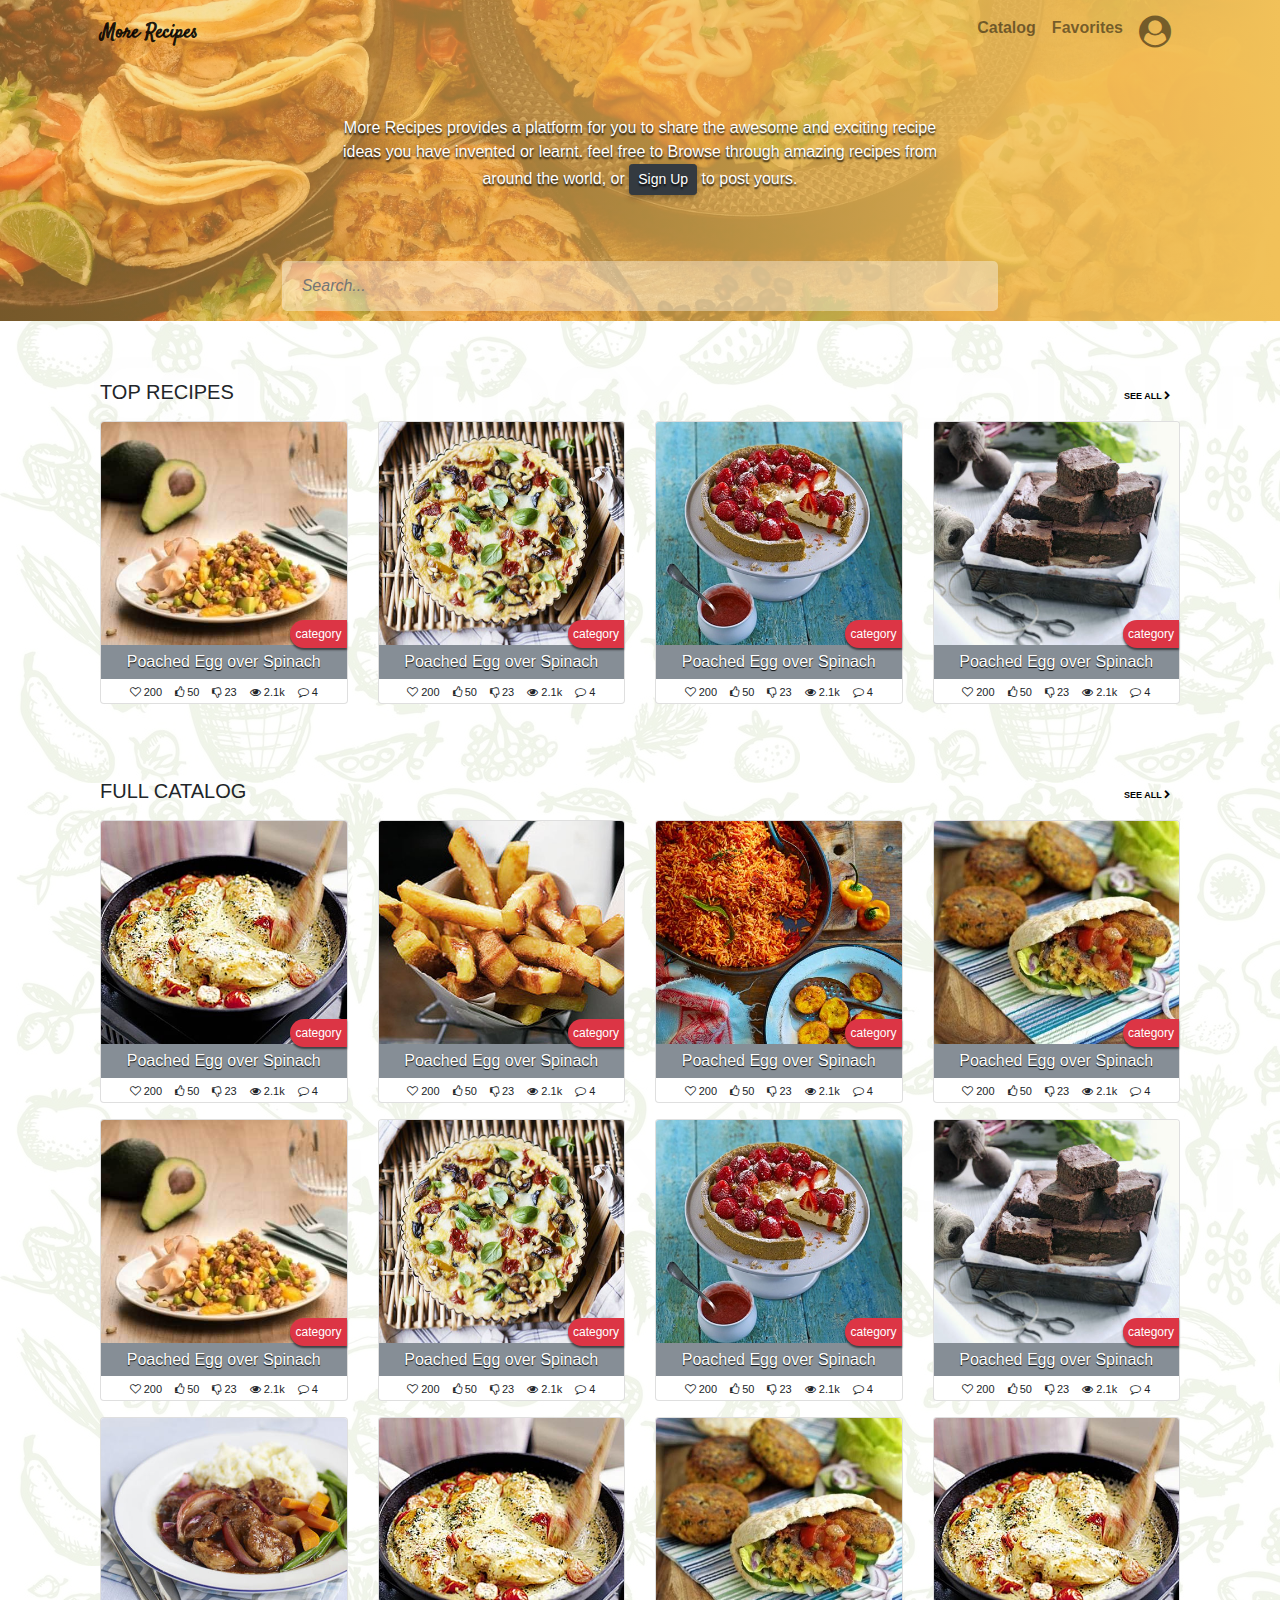
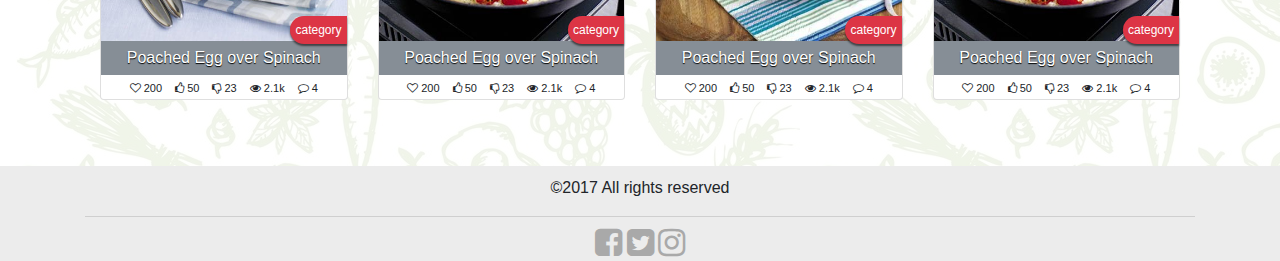
<file: index.html>
<!DOCTYPE html>
<html lang="en">

<head>
  <title>More Recipe</title>
  <meta charset="UTF-8">
  <meta name="viewport" content="width=device-width, initial-scale=1">
  <link href="https://fonts.googleapis.com/css?family=Satisfy" rel="stylesheet">
  <link rel="stylesheet" href="css/animate.css">
  <link rel="stylesheet" href="css/bootstrap.css">
  <link rel="stylesheet" href="css/font-awesome.min.css">
  <link rel="stylesheet" href="slick/slick.css">
  <link rel="stylesheet" href="slick/slick-theme.css">
  <link href="css/style.css" rel="stylesheet">
</head>

<body>
  <section class="container-fluid ">
    <div class="header">
      <div class="container">
        <nav class="navbar navbar-expand-lg navbar-light bg-transparent">
          <a class="navbar-brand" href="index.html">
            More Recipes
          </a>
          <button class="navbar-toggler" type="button" data-toggle="collapse" data-target="#navbarSupportedContent" aria-controls="navbarSupportedContent" aria-expanded="false" aria-label="Toggle navigation">
            <span class="navbar-toggler-icon"></span>
          </button>
          <div class="collapse navbar-collapse justify-content-end" id="navbarSupportedContent">
            <ul class="navbar-nav ">
              <li class="nav-item">
                <a class="nav-link" href="catalog.html">Catalog</a>
              </li>
              <li class="nav-item">
                <a class="nav-link" href="fav.html">Favorites
                </a>
              </li>
              <li class="nav-item dropdown">
                <a class="nav-link " href="#" id="navbarDropdownMenuLink" data-toggle="dropdown" aria-haspopup="true" aria-expanded="false">
                  <i class="fa fa-user-circle fa-2x" aria-hidden="true"></i>
                </a>
                <div class="dropdown-menu" aria-labelledby="navbarDropdownMenuLink">
                  <a class="dropdown-item" href="profile.html">Profile</a>
                  <a class="dropdown-item" href="signin.html">Sign in</a>
                  <a class="dropdown-item" href="signup.html">Sign up</a>
                </div>
              </li>
            </ul>
          </div>
        </nav>
      </div>

      <div class="row header-items justify-content-center">
        <div class="col-lg-6 col-sm-10 text-center">
          <p class=" text-shadowed">
              More Recipes provides a platform for you to share the awesome and exciting recipe ideas you have invented or learnt. feel free to Browse through amazing recipes from around the world, or
            <a href="signup.html" class="btn btn-dark btn-sm " role="button">Sign Up</a> to post yours.
          </p>
        </div>
        <form class="searchBar col-lg-7 col-sm-10 text-center mx-auto">
          <input type="search" name="search" placeholder="Search...">
        </form>
      </div>
    </div>
  </section>

  <section class="container">
    <div class="row justify-content-center">
      <div class="col-12">
          <div class="title clearfix">
              <h5 class="float-left">Top Recipes</h5>
              <h6 class="float-right more">
                <a href="catalog.html">see all
                  <i class="fa fa-chevron-right" aria-hidden="true"></i>
                </a>
              </h6>
            </div>
      </div>

      <div class="col-lg-3 col-sm-10 mb-3  col-md-4">
        <a href="item_id.html">
          <div class="card animate">
            <div class="description">
              <h6>Description</h6>
              Lorem, ipsum dolor sit amet consectetur adipisicing elit. Iste magnam sequi libero nulla ducimus a enim, saepe ex earum? Provident ullam ex aperiam architecto quod, voluptate ut culpa veritatis omnis.
            </div>
            <img class="card-img-top" src="img/J4_P6_Salade-Riz-Jambon-Dinde_03_small2-440x400.jpg" alt="Card image cap">
            <div class="card-body p-0 text-center social-icons">
              <a href="#"><span class="tag bg-danger">category</span></a>
              <h6 class="card-title custom-bg bg-secondary p-2 m-0 text-truncate ">Poached Egg over Spinach </h6>
              <span>
                  <i class="fa fa-heart-o" aria-hidden="true"></i>
                200
              </span>
              <span>
                  <i class="fa fa-thumbs-o-up" aria-hidden="true"></i>
                  50
              </span>
              <span>
                  <i class="fa fa-thumbs-o-down" aria-hidden="true"></i>
                23
              </span>
              <span>
                  <i class="fa fa-eye" aria-hidden="true"></i>
                2.1k
              </span>
              <span>
                  <i class="fa fa-comment-o" aria-hidden="true"></i>
                    4
              </span>
            </div>
          </div>
        </a>
      </div>

      <div class="col-lg-3 col-sm-10 mb-3  col-md-4">
        <a href="item_id.html">
          <div class="card animate">
            <div class="description">
              <h6>Description</h6>
              Lorem, ipsum dolor sit amet consectetur adipisicing elit. Iste magnam sequi libero nulla ducimus a enim, saepe ex earum? Provident ullam ex aperiam architecto quod, voluptate ut culpa veritatis omnis.
            </div>
            <img class="card-img-top" src="img/tart_6.jpg" alt="Card image cap">
            <div class="card-body p-0 text-center social-icons">
              <a href="#"><span class="tag bg-danger">category</span></a>
              <h6 class="card-title custom-bg bg-secondary p-2 m-0 text-truncate ">Poached Egg over Spinach </h6>
              <span>
                  <i class="fa fa-heart-o" aria-hidden="true"></i>
                200
              </span>
              <span>
                  <i class="fa fa-thumbs-o-up" aria-hidden="true"></i>
                  50
              </span>
              <span>
                  <i class="fa fa-thumbs-o-down" aria-hidden="true"></i>
                23
              </span>
              <span>
                  <i class="fa fa-eye" aria-hidden="true"></i>
                2.1k
              </span>
              <span>
                  <i class="fa fa-comment-o" aria-hidden="true"></i>
                    4
              </span>
            </div>
          </div>
        </a>
      </div>

      <div class="col-lg-3 col-sm-10 mb-3  col-md-4">
        <a href="item_id.html">
          <div class="card animate">
            <div class="description">
                <h6>Description</h6>
                Lorem, ipsum dolor sit amet consectetur adipisicing elit. Iste magnam sequi libero nulla ducimus a enim, saepe ex earum? Provident ullam ex aperiam architecto quod, voluptate ut culpa veritatis omnis.
            </div>
            <img class="card-img-top" src="img/strawberry4.jpg" alt="Card image cap">
            <div class="card-body p-0 text-center social-icons">
              <a href="#"><span class="tag bg-danger">category</span></a>
              <h6 class="card-title custom-bg bg-secondary p-2 m-0 text-truncate ">Poached Egg over Spinach </h6>
              <span>
                  <i class="fa fa-heart-o" aria-hidden="true"></i>
                200
              </span>
              <span>
                  <i class="fa fa-thumbs-o-up" aria-hidden="true"></i>
                  50
              </span>
              <span>
                  <i class="fa fa-thumbs-o-down" aria-hidden="true"></i>
                23
              </span>
              <span>
                  <i class="fa fa-eye" aria-hidden="true"></i>
                2.1k
              </span>
              <span>
                  <i class="fa fa-comment-o" aria-hidden="true"></i>
                    4
              </span>
            </div>
          </div>
        </a>
      </div>

      <div class="col-lg-3 col-sm-10 mb-3  col-md-4">
        <a href="item_id.html">
          <div class="card animate">
              <div class="description">
                  <h6>Description</h6>
                  Lorem, ipsum dolor sit amet consectetur adipisicing elit. Iste magnam sequi libero nulla ducimus a enim, saepe ex earum? Provident ullam ex aperiam architecto quod, voluptate ut culpa veritatis omnis.
                </div>
            <img class="card-img-top" src="img/recipe-image-legacy-id-376526_12.jpg" alt="Card image cap">
            <div class="card-body p-0 text-center social-icons">
              <a href="#"><span class="tag bg-danger">category</span></a>
              <h6 class="card-title custom-bg bg-secondary p-2 m-0 text-truncate ">Poached Egg over Spinach </h6>
              <span>
                  <i class="fa fa-heart-o" aria-hidden="true"></i>
                200
              </span>
              <span>
                  <i class="fa fa-thumbs-o-up" aria-hidden="true"></i>
                  50
              </span>
              <span>
                  <i class="fa fa-thumbs-o-down" aria-hidden="true"></i>
                23
              </span>
              <span>
                  <i class="fa fa-eye" aria-hidden="true"></i>
                2.1k
              </span>
              <span>
                  <i class="fa fa-comment-o" aria-hidden="true"></i>
                    4
              </span>
            </div>
          </div>
        </a>
      </div>
    </div>
  </section>

  <section class="container" id="catalog">
      <div class="row justify-content-center">
        <div class="col-12">
            <div class="title clearfix">
                <h5 class="float-left">Full Catalog</h5>
                <h6 class="float-right more">
                  <a href="catalog.html">see all
                    <i class="fa fa-chevron-right" aria-hidden="true"></i>
                  </a>
                </h6>
              </div>
        </div>
        <div class="col-lg-3 col-sm-10 mb-3  col-md-4">
          <a href="item_id.html">
            <div class="card animate">
              <div class="description">
                <h6>Description</h6>
                Lorem, ipsum dolor sit amet consectetur adipisicing elit. Iste magnam sequi libero nulla ducimus a enim, saepe ex earum? Provident ullam ex aperiam architecto quod, voluptate ut culpa veritatis omnis.
              </div>
              <img class="card-img-top" src="img/recipe-image-legacy-id--1035651_10.jpg" alt="Card image cap">
              <div class="card-body p-0 text-center social-icons">
                <a href="#"><span class="tag bg-danger">category</span></a>
                <h6 class="card-title custom-bg bg-secondary p-2 m-0 text-truncate ">Poached Egg over Spinach </h6>
                <span>
                    <i class="fa fa-heart-o" aria-hidden="true"></i>
                  200
                </span>
                <span>
                    <i class="fa fa-thumbs-o-up" aria-hidden="true"></i>
                    50
                </span>
                <span>
                    <i class="fa fa-thumbs-o-down" aria-hidden="true"></i>
                  23
                </span>
                <span>
                    <i class="fa fa-eye" aria-hidden="true"></i>
                  2.1k
                </span>
                <span>
                    <i class="fa fa-comment-o" aria-hidden="true"></i>
                      4
                </span>
              </div>
            </div>
          </a>
        </div>
  
        <div class="col-lg-3 col-sm-10 mb-3  col-md-4">
          <a href="item_id.html">
            <div class="card animate">
              <div class="description">
                <h6>Description</h6>
                Lorem, ipsum dolor sit amet consectetur adipisicing elit. Iste magnam sequi libero nulla ducimus a enim, saepe ex earum? Provident ullam ex aperiam architecto quod, voluptate ut culpa veritatis omnis.
              </div>
              <img class="card-img-top" src="img/1416568821777.jpg" alt="Card image cap">
              <div class="card-body p-0 text-center social-icons">
                <a href="#"><span class="tag bg-danger">category</span></a>
                <h6 class="card-title custom-bg bg-secondary p-2 m-0 text-truncate ">Poached Egg over Spinach </h6>
                <span>
                    <i class="fa fa-heart-o" aria-hidden="true"></i>
                  200
                </span>
                <span>
                    <i class="fa fa-thumbs-o-up" aria-hidden="true"></i>
                    50
                </span>
                <span>
                    <i class="fa fa-thumbs-o-down" aria-hidden="true"></i>
                  23
                </span>
                <span>
                    <i class="fa fa-eye" aria-hidden="true"></i>
                  2.1k
                </span>
                <span>
                    <i class="fa fa-comment-o" aria-hidden="true"></i>
                      4
                </span>
              </div>
            </div>
          </a>
        </div>
  
        <div class="col-lg-3 col-sm-10 mb-3  col-md-4">
          <a href="item_id.html">
            <div class="card animate">
              <div class="description">
                <h6>Description</h6>
                Lorem, ipsum dolor sit amet consectetur adipisicing elit. Iste magnam sequi libero nulla ducimus a enim, saepe ex earum? Provident ullam ex aperiam architecto quod, voluptate ut culpa veritatis omnis.
              </div>
              <img class="card-img-top" src="img/e5bf6d96d76b37f6da3351b4bff7b0e9--african-vegan-recipes-vegan-african-food.jpg" alt="Card image cap">
              <div class="card-body p-0 text-center social-icons">
                <a href="#"><span class="tag bg-danger">category</span></a>
                <h6 class="card-title custom-bg bg-secondary p-2 m-0 text-truncate ">Poached Egg over Spinach </h6>
                <span>
                    <i class="fa fa-heart-o" aria-hidden="true"></i>
                  200
                </span>
                <span>
                    <i class="fa fa-thumbs-o-up" aria-hidden="true"></i>
                    50
                </span>
                <span>
                    <i class="fa fa-thumbs-o-down" aria-hidden="true"></i>
                  23
                </span>
                <span>
                    <i class="fa fa-eye" aria-hidden="true"></i>
                  2.1k
                </span>
                <span>
                    <i class="fa fa-comment-o" aria-hidden="true"></i>
                      4
                </span>
              </div>
            </div>
          </a>
        </div>
  
        <div class="col-lg-3 col-sm-10 mb-3  col-md-4">
          <a href="item_id.html">
            <div class="card animate">
              <div class="description">
                <h6>Description</h6>
                Lorem, ipsum dolor sit amet consectetur adipisicing elit. Iste magnam sequi libero nulla ducimus a enim, saepe ex earum? Provident ullam ex aperiam architecto quod, voluptate ut culpa veritatis omnis.
              </div>
              <img class="card-img-top" src="img/e71a8907c9cd529dce1ec0e007e45964.jpg" alt="Card image cap">
              <div class="card-body p-0 text-center social-icons">
                <a href="#"><span class="tag bg-danger">category</span></a>
                <h6 class="card-title custom-bg bg-secondary p-2 m-0 text-truncate ">Poached Egg over Spinach </h6>
                <span>
                    <i class="fa fa-heart-o" aria-hidden="true"></i>
                  200
                </span>
                <span>
                    <i class="fa fa-thumbs-o-up" aria-hidden="true"></i>
                    50
                </span>
                <span>
                    <i class="fa fa-thumbs-o-down" aria-hidden="true"></i>
                  23
                </span>
                <span>
                    <i class="fa fa-eye" aria-hidden="true"></i>
                  2.1k
                </span>
                <span>
                    <i class="fa fa-comment-o" aria-hidden="true"></i>
                      4
                </span>
              </div>
            </div>
          </a>
        </div>
  
        <div class="col-lg-3 col-sm-10 mb-3  col-md-4">
          <a href="item_id.html">
            <div class="card animate">
              <div class="description">
                <h6>Description</h6>
                Lorem, ipsum dolor sit amet consectetur adipisicing elit. Iste magnam sequi libero nulla ducimus a enim, saepe ex earum? Provident ullam ex aperiam architecto quod, voluptate ut culpa veritatis omnis.
              </div>
              <img class="card-img-top" src="img/J4_P6_Salade-Riz-Jambon-Dinde_03_small2-440x400.jpg" alt="Card image cap">
              <div class="card-body p-0 text-center social-icons">
                <a href="#"><span class="tag bg-danger">category</span></a>
                <h6 class="card-title custom-bg bg-secondary p-2 m-0 text-truncate ">Poached Egg over Spinach </h6>
                <span>
                    <i class="fa fa-heart-o" aria-hidden="true"></i>
                  200
                </span>
                <span>
                    <i class="fa fa-thumbs-o-up" aria-hidden="true"></i>
                    50
                </span>
                <span>
                    <i class="fa fa-thumbs-o-down" aria-hidden="true"></i>
                  23
                </span>
                <span>
                    <i class="fa fa-eye" aria-hidden="true"></i>
                  2.1k
                </span>
                <span>
                    <i class="fa fa-comment-o" aria-hidden="true"></i>
                      4
                </span>
              </div>
            </div>
          </a>
        </div>
  
        <div class="col-lg-3 col-sm-10 mb-3  col-md-4">
          <a href="item_id.html">
            <div class="card animate">
              <div class="description">
                <h6>Description</h6>
                Lorem, ipsum dolor sit amet consectetur adipisicing elit. Iste magnam sequi libero nulla ducimus a enim, saepe ex earum? Provident ullam ex aperiam architecto quod, voluptate ut culpa veritatis omnis.
              </div>
              <img class="card-img-top" src="img/tart_6.jpg" alt="Card image cap">
              <div class="card-body p-0 text-center social-icons">
                <a href="#"><span class="tag bg-danger">category</span></a>
                <h6 class="card-title custom-bg bg-secondary p-2 m-0 text-truncate ">Poached Egg over Spinach </h6>
                <span>
                    <i class="fa fa-heart-o" aria-hidden="true"></i>
                  200
                </span>
                <span>
                    <i class="fa fa-thumbs-o-up" aria-hidden="true"></i>
                    50
                </span>
                <span>
                    <i class="fa fa-thumbs-o-down" aria-hidden="true"></i>
                  23
                </span>
                <span>
                    <i class="fa fa-eye" aria-hidden="true"></i>
                  2.1k
                </span>
                <span>
                    <i class="fa fa-comment-o" aria-hidden="true"></i>
                      4
                </span>
              </div>
            </div>
          </a>
        </div>
  
        <div class="col-lg-3 col-sm-10 mb-3  col-md-4">
          <a href="item_id.html">
            <div class="card animate">
              <div class="description">
                <h6>Description</h6>
                Lorem, ipsum dolor sit amet consectetur adipisicing elit. Iste magnam sequi libero nulla ducimus a enim, saepe ex earum? Provident ullam ex aperiam architecto quod, voluptate ut culpa veritatis omnis.
              </div>
              <img class="card-img-top" src="img/strawberry4.jpg" alt="Card image cap">
              <div class="card-body p-0 text-center social-icons">
                <a href="#"><span class="tag bg-danger">category</span></a>
                <h6 class="card-title custom-bg bg-secondary p-2 m-0 text-truncate ">Poached Egg over Spinach </h6>
                <span>
                    <i class="fa fa-heart-o" aria-hidden="true"></i>
                  200
                </span>
                <span>
                    <i class="fa fa-thumbs-o-up" aria-hidden="true"></i>
                    50
                </span>
                <span>
                    <i class="fa fa-thumbs-o-down" aria-hidden="true"></i>
                  23
                </span>
                <span>
                    <i class="fa fa-eye" aria-hidden="true"></i>
                  2.1k
                </span>
                <span>
                    <i class="fa fa-comment-o" aria-hidden="true"></i>
                      4
                </span>
              </div>
            </div>
          </a>
        </div>
  
        <div class="col-lg-3 col-sm-10 mb-3  col-md-4">
          <a href="item_id.html">
            <div class="card animate">
              <div class="description">
                <h6>Description</h6>
                Lorem, ipsum dolor sit amet consectetur adipisicing elit. Iste magnam sequi libero nulla ducimus a enim, saepe ex earum? Provident ullam ex aperiam architecto quod, voluptate ut culpa veritatis omnis.
              </div>
              <img class="card-img-top" src="img/recipe-image-legacy-id-376526_12.jpg" alt="Card image cap">
              <div class="card-body p-0 text-center social-icons">
                <a href="#"><span class="tag bg-danger">category</span></a>
                <h6 class="card-title custom-bg bg-secondary p-2 m-0 text-truncate ">Poached Egg over Spinach </h6>
                <span>
                    <i class="fa fa-heart-o" aria-hidden="true"></i>
                  200
                </span>
                <span>
                    <i class="fa fa-thumbs-o-up" aria-hidden="true"></i>
                    50
                </span>
                <span>
                    <i class="fa fa-thumbs-o-down" aria-hidden="true"></i>
                  23
                </span>
                <span>
                    <i class="fa fa-eye" aria-hidden="true"></i>
                  2.1k
                </span>
                <span>
                    <i class="fa fa-comment-o" aria-hidden="true"></i>
                      4
                </span>
              </div>
            </div>
          </a>
        </div>
        <div class="col-lg-3 col-sm-10 mb-3  col-md-4">
          <a href="item_id.html">
            <div class="card animate">
            <div class="description">
                <h6>Description</h6>
                Lorem, ipsum dolor sit amet consectetur adipisicing elit. Iste magnam sequi libero nulla ducimus a enim, saepe ex earum? Provident ullam ex aperiam architecto quod, voluptate ut culpa veritatis omnis.
              </div>
              <img class="card-img-top" src="img/recipe-image-legacy-id--496467_10.jpg" alt="Card image cap">
              <div class="card-body p-0 text-center social-icons">
                <a href="#"><span class="tag bg-danger">category</span></a>
                <h6 class="card-title custom-bg bg-secondary p-2 m-0 text-truncate ">Poached Egg over Spinach </h6>
                <span>
                    <i class="fa fa-heart-o" aria-hidden="true"></i>
                  200
                </span>
                <span>
                    <i class="fa fa-thumbs-o-up" aria-hidden="true"></i>
                    50
                </span>
                <span>
                    <i class="fa fa-thumbs-o-down" aria-hidden="true"></i>
                  23
                </span>
                <span>
                    <i class="fa fa-eye" aria-hidden="true"></i>
                  2.1k
                </span>
                <span>
                    <i class="fa fa-comment-o" aria-hidden="true"></i>
                      4
                </span>
              </div>
            </div>
          </a>
        </div>
        <div class="col-lg-3 col-sm-10 mb-3  col-md-4">
          <a href="item_id.html">
            <div class="card animate">
            <div class="description">
                <h6>Description</h6>
                Lorem, ipsum dolor sit amet consectetur adipisicing elit. Iste magnam sequi libero nulla ducimus a enim, saepe ex earum? Provident ullam ex aperiam architecto quod, voluptate ut culpa veritatis omnis.
              </div>
              <img class="card-img-top" src="img/recipe-image-legacy-id--1035651_10.jpg" alt="Card image cap">
              <div class="card-body p-0 text-center social-icons">
                <a href="#"><span class="tag bg-danger">category</span></a>
                <h6 class="card-title custom-bg bg-secondary p-2 m-0 text-truncate ">Poached Egg over Spinach </h6>
                <span>
                    <i class="fa fa-heart-o" aria-hidden="true"></i>
                  200
                </span>
                <span>
                    <i class="fa fa-thumbs-o-up" aria-hidden="true"></i>
                    50
                </span>
                <span>
                    <i class="fa fa-thumbs-o-down" aria-hidden="true"></i>
                  23
                </span>
                <span>
                    <i class="fa fa-eye" aria-hidden="true"></i>
                  2.1k
                </span>
                <span>
                    <i class="fa fa-comment-o" aria-hidden="true"></i>
                      4
                </span>
              </div>
            </div>
          </a>
        </div>
        <div class="col-lg-3 col-sm-10 mb-3  col-md-4">
          <a href="item_id.html">
            <div class="card animate">
                <div class="description">
                    <h6>Description</h6>
                    Lorem, ipsum dolor sit amet consectetur adipisicing elit. Iste magnam sequi libero nulla ducimus a enim, saepe ex earum? Provident ullam ex aperiam architecto quod, voluptate ut culpa veritatis omnis.
                  </div>
              <img class="card-img-top" src="img/e71a8907c9cd529dce1ec0e007e45964.jpg" alt="Card image cap">
              <div class="card-body p-0 text-center social-icons">
                <a href="#"><span class="tag bg-danger">category</span></a>
                <h6 class="card-title custom-bg bg-secondary p-2 m-0 text-truncate ">Poached Egg over Spinach </h6>
                <span>
                    <i class="fa fa-heart-o" aria-hidden="true"></i>
                  200
                </span>
                <span>
                    <i class="fa fa-thumbs-o-up" aria-hidden="true"></i>
                    50
                </span>
                <span>
                    <i class="fa fa-thumbs-o-down" aria-hidden="true"></i>
                  23
                </span>
                <span>
                    <i class="fa fa-eye" aria-hidden="true"></i>
                  2.1k
                </span>
                <span>
                    <i class="fa fa-comment-o" aria-hidden="true"></i>
                      4
                </span>
              </div>
            </div>
          </a>
        </div>
        <div class="col-lg-3 col-sm-10 mb-3  col-md-4">
          <a href="item_id.html">
            <div class="card animate">
                <div class="description">
                    <h6>Description</h6>
                    Lorem, ipsum dolor sit amet consectetur adipisicing elit. Iste magnam sequi libero nulla ducimus a enim, saepe ex earum? Provident ullam ex aperiam architecto quod, voluptate ut culpa veritatis omnis.
                  </div>
              <img class="card-img-top" src="img/recipe-image-legacy-id--1035651_10.jpg" alt="Card image cap">
              <div class="card-body p-0 text-center social-icons">
                <a href="#"><span class="tag bg-danger">category</span></a>
                <h6 class="card-title custom-bg bg-secondary p-2 m-0 text-truncate ">Poached Egg over Spinach </h6>
                <span>
                    <i class="fa fa-heart-o" aria-hidden="true"></i>
                  200
                </span>
                <span>
                    <i class="fa fa-thumbs-o-up" aria-hidden="true"></i>
                    50
                </span>
                <span>
                    <i class="fa fa-thumbs-o-down" aria-hidden="true"></i>
                  23
                </span>
                <span>
                    <i class="fa fa-eye" aria-hidden="true"></i>
                  2.1k
                </span>
                <span>
                    <i class="fa fa-comment-o" aria-hidden="true"></i>
                      4
                </span>
              </div>
            </div>
          </a>
        </div>
      </div>
    </section>

  <footer class="container-fluid">
    <div class="container ">
      <div class="row">
        <div class="col-12 footer-items">
          <p class="text-center">&copy;2017 All rights reserved</p>
        </div>
        <div class="col-12 footer-social text-center">
          <a href="#">
            <i class="fa fa-facebook-square fa-2x" aria-hidden="true"></i>
          </a>
          <a href="#">
            <i class="fa fa-twitter-square fa-2x" aria-hidden="true"></i>
          </a>
          <a href="#">
            <i class="fa fa-instagram fa-2x" aria-hidden="true"></i>
          </a>
        </div>
      </div>
    </div>
  </footer>
  <script src="js/jquery-3.2.1.min.js"></script>
  <script src="js/popper.min.js"></script>
  <script src="js/bootstrap.min.js"></script>
  <script src="slick/slick.min.js"></script>
  <script src="js/script.js"></script>
</body>

</html>
</file>
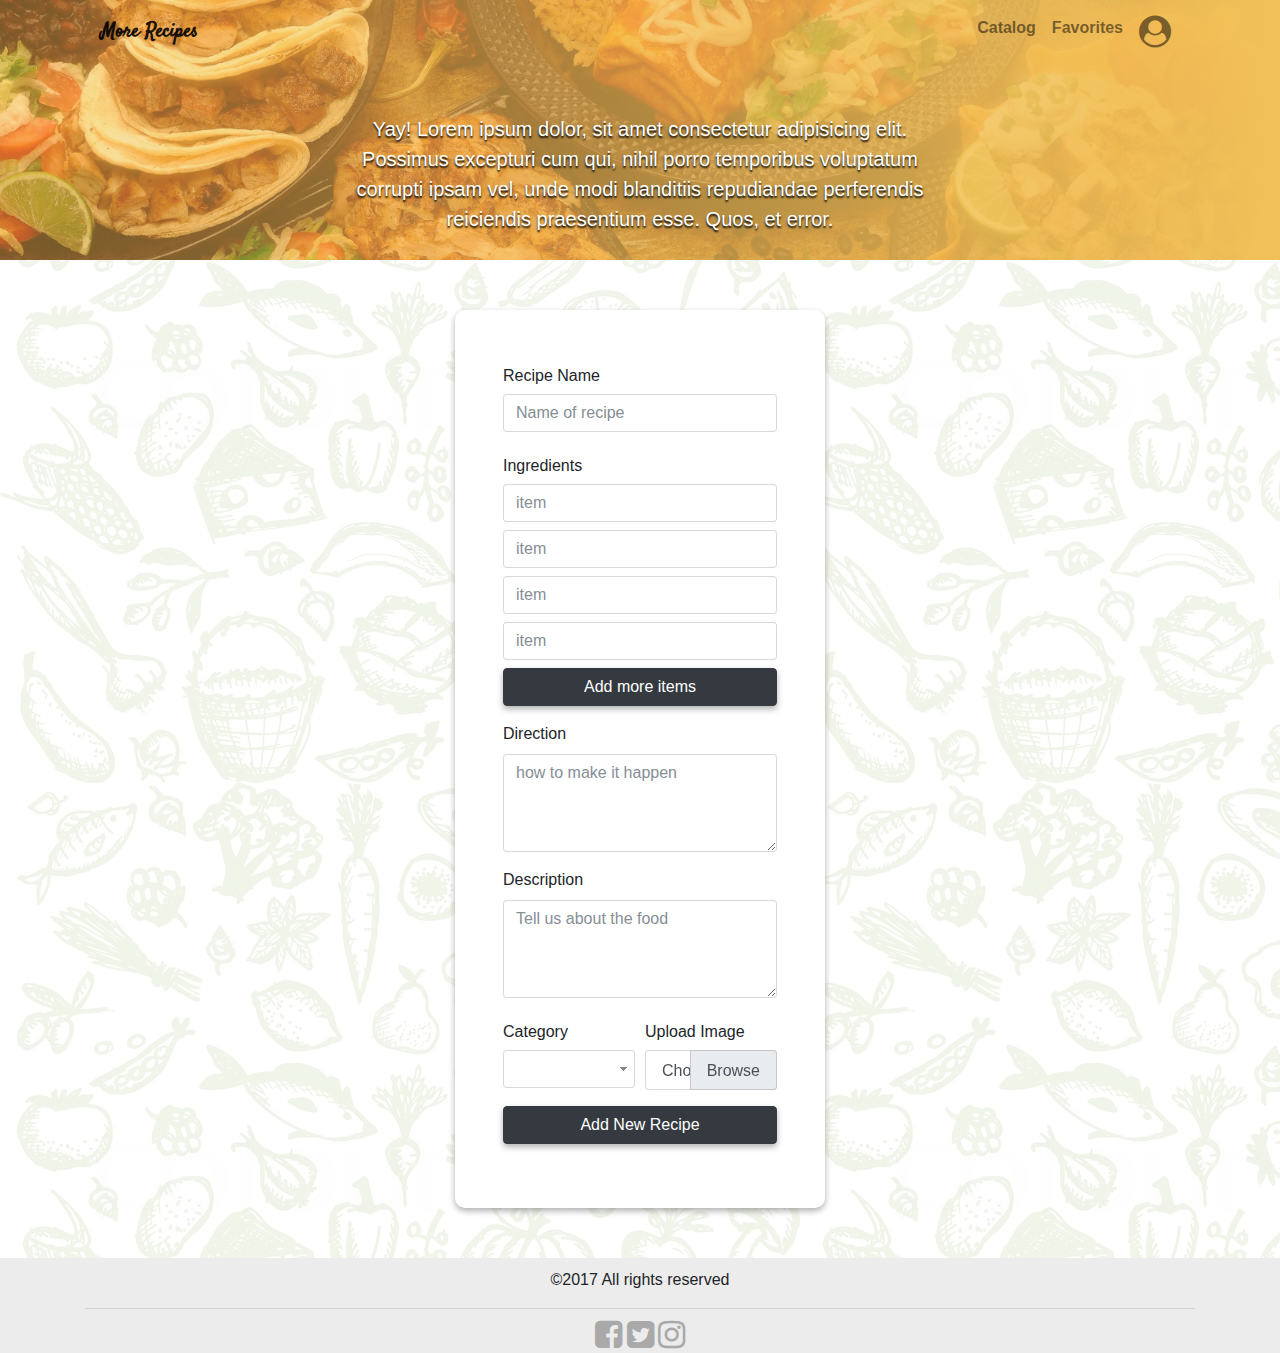
<file: addNew.html>
<html lang="en">
    
    <head>
      <title>More Recipe</title>
      <meta charset="UTF-8">
      <meta name="viewport" content="width=device-width, initial-scale=1">
      <link href="https://fonts.googleapis.com/css?family=Satisfy" rel="stylesheet">
      <link rel="stylesheet" href="css/bootstrap.css">
      <link rel="stylesheet" href="css/font-awesome.min.css">
      <link rel="stylesheet" href="slick/slick.css">
      <link rel="stylesheet" href="slick/slick-theme.css">
      <link rel="stylesheet" href="css/jquery-editable-select.css">      
      <link href="css/style.css" rel="stylesheet">
    </head>
    
    <body>
    
    
      <section class="container-fluid ">
        <div class="header">
          <div class="container">
            <nav class="navbar navbar-expand-lg navbar-light bg-transparent">
              <a class="navbar-brand" href="index.html">
                More Recipes
              </a>
              <button class="navbar-toggler" type="button" data-toggle="collapse" data-target="#navbarSupportedContent" aria-controls="navbarSupportedContent" aria-expanded="false" aria-label="Toggle navigation">
                <span class="navbar-toggler-icon"></span>
              </button>
              <div class="collapse navbar-collapse justify-content-end" id="navbarSupportedContent">
                <ul class="navbar-nav">
                  <li class="nav-item">
                    <a class="nav-link" href="catalog.html">Catalog</a>
                  </li>
                  <li class="nav-item">
                    <a class="nav-link" href="fav.html">Favorites
                    </a>
                  </li>
    
                  <li class="nav-item dropdown float-right">
                    <a class="nav-link" href="#" id="navbarDropdownMenuLink" data-toggle="dropdown" aria-haspopup="true" aria-expanded="false">
                      <i class="fa fa-user-circle fa-2x" aria-hidden="true"></i>
                    </a>
                    <div class="dropdown-menu" aria-labelledby="navbarDropdownMenuLink">
                      <a class="dropdown-item" href="profile.html">Profile</a>
                      <a class="dropdown-item" href="signin.html">Sign in</a>
                    </div>
                  </li>
                </ul>
              </div>
            </nav>
    
          </div>
          <div class="row header-items justify-content-center">
            <div class="col-lg-6 col-sm-10 text-center">
              <p class="lead text-shadowed">
                Yay! Lorem ipsum dolor, sit amet consectetur adipisicing elit. Possimus excepturi cum qui, nihil porro temporibus voluptatum corrupti ipsam vel, unde modi blanditiis repudiandae perferendis reiciendis praesentium esse. Quos, et error.
              </p>
            </div>
          </div>
        </div>
      </section>
    
      <section class="container ">
          <div class="row justify-content-center">
            <div class="col-lg-4 col-sm-12 form-items p-5">
              <form id="signin">
                <div class="form-row">
                  <div class="form-group col-12">
                    <label for="inputRecipe" class="col-form-label">Recipe Name</label>
                    <input type="email" class="form-control" id="inputRecipe" placeholder="Name of recipe">
                  </div>
                </div>
                <div class="form-row">
                  <div class="form-group col-md-12">
                    <label for="inputPassword4" class="col-form-label">Ingredients
                        </label>
                    <input type="password" class="form-control mb-2" id="inputPassword4" placeholder="item">
                    <input type="password" class="form-control mb-2" id="inputPassword4" placeholder="item">
                    <input type="password" class="form-control mb-2" id="inputPassword4" placeholder="item">
                    <input type="password" class="form-control mb-2" id="inputPassword4" placeholder="item">
                    <button class="btn btn-dark btn-block mb-0">Add more items
                    </button>
                  </div>
                </div>
                <div class="form-row">
                    <div class="form-group col-md-12">
                      <label for="FormControlTextarea">Direction</label>
                      <textarea class="form-control" placeholder="how to make it happen" id="FormControlTextarea" rows="4"></textarea>
                    </div>
                  </div>
                  <div class="form-row">
                    <div class="form-group col-md-12">
                      <label for="FormControlTextarea">Description</label>
                      <textarea class="form-control" placeholder="Tell us about the food" id="FormControlTextarea" rows="4"></textarea>
                    </div>
                  </div>
                  <div class="form-row">
                    <div class="form-group col-md-6">
                      <label for="inputCountryOfResidence" class="col-form-label">Category</label>
                      <select class="form-control custom-select" id="editable-select">
                        <option value="vegetarian">Vegetarian</option>
                        <option value="others">Add yours</option>
                      </select>
                    </div>
                    <div class="form-group col-md-6">
                      <label for="file" class="col-form-label">Upload Image</label>
                      <label class="custom-file">
                        <input type="file" id="file" class="custom-file-input">
                        <span class="custom-file-control"></span>
                      </label>
                    </div>
                  </div>
                <button type="submit" class="btn btn-dark btn-block">Add New Recipe</button>
              </form>
            </div>
          </div>
        </section>
    
      <footer class="container-fluid">
        <div class="container ">
          <div class="row">
            <div class="col-12 footer-items">
              <p class="text-center copy">&copy;2017 All rights reserved</p>
            </div>
            <div class="col-12 footer-social text-center">
              <a href="#">
                <i class="fa fa-facebook-square fa-2x" aria-hidden="true"></i>
              </a>
              <a href="#">
                <i class="fa fa-twitter-square fa-2x" aria-hidden="true"></i>
              </a>
              <a href="#">
                <i class="fa fa-instagram fa-2x" aria-hidden="true"></i>
              </a>
            </div>
          </div>
        </div>
      </footer>
      <script src="js/jquery-3.2.1.min.js"></script>
      <script src="js/popper.min.js"></script>
      <script src="js/bootstrap.min.js"></script>
      <script src="slick/slick.min.js"></script>
      <script src="js/jquery-editable-select.js"></script>
      <script src="js/script.js"></script>
    </body>
    
    </html>
</file>
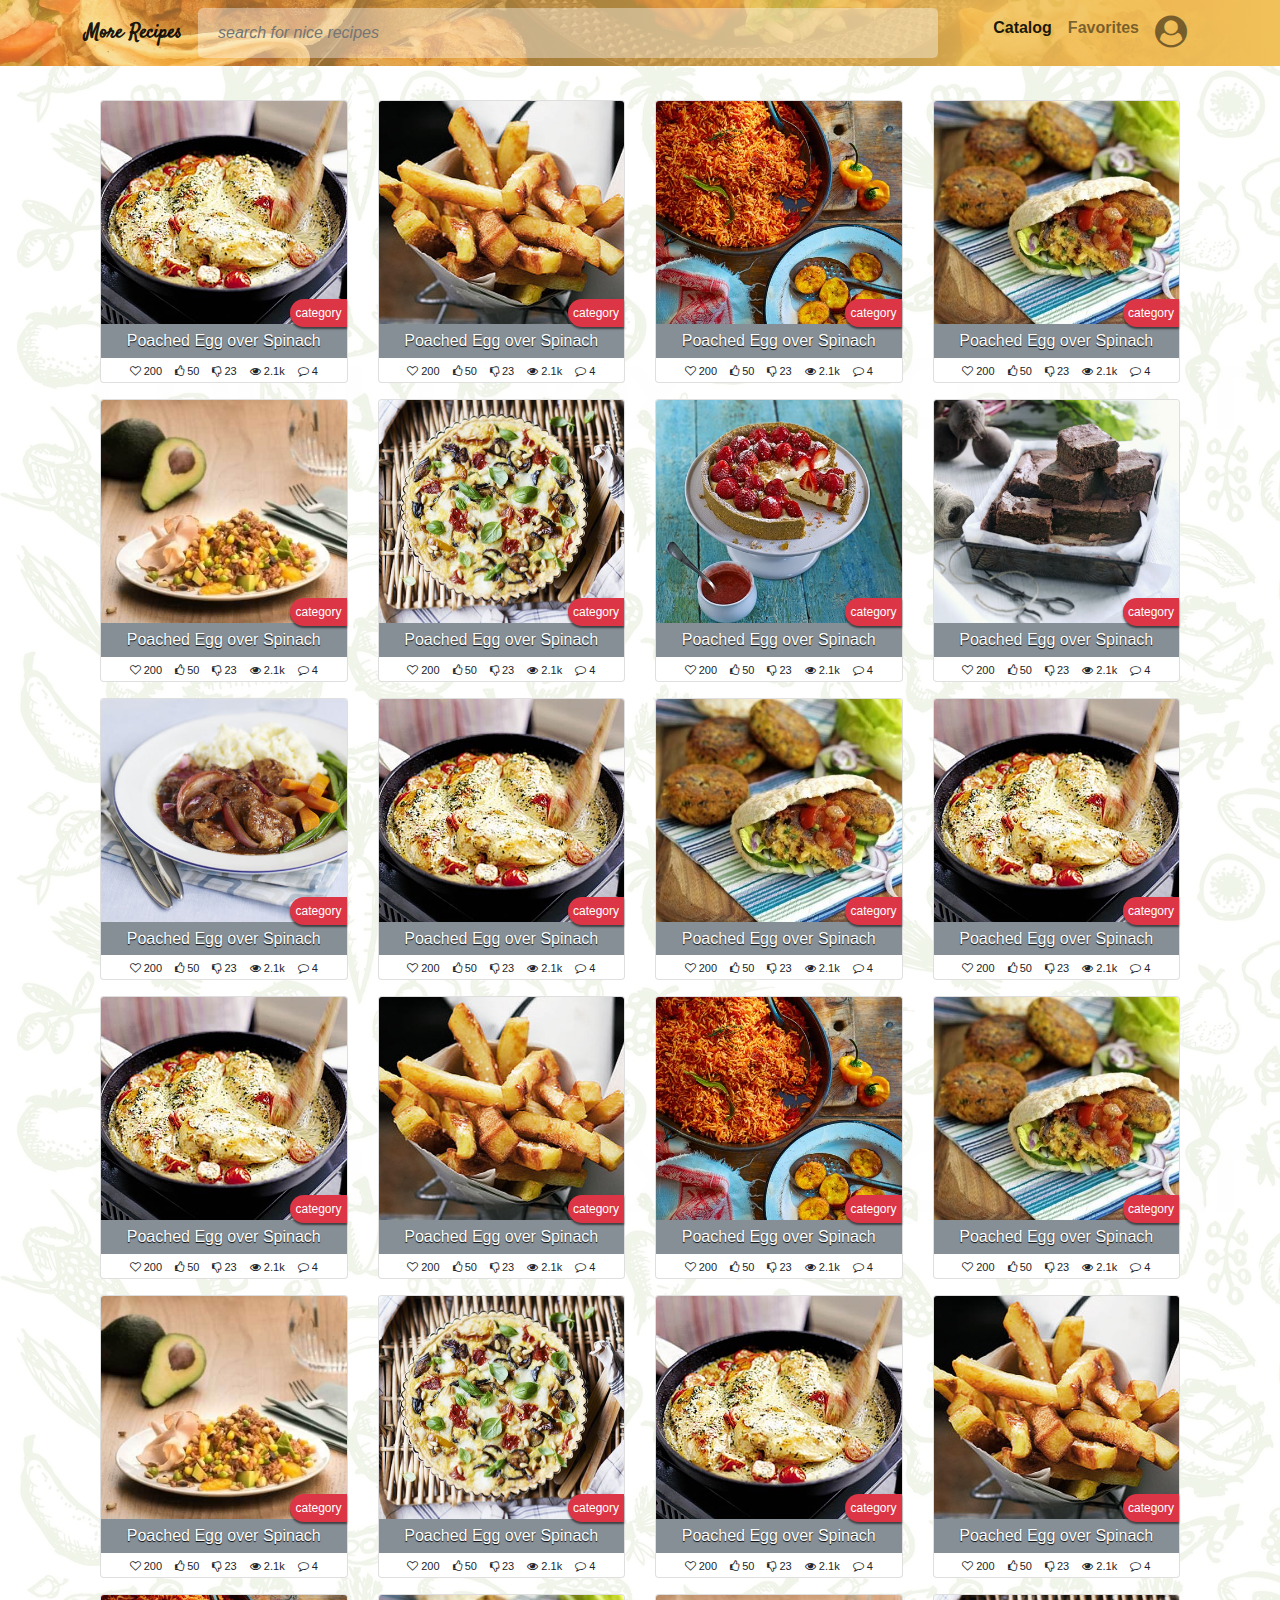
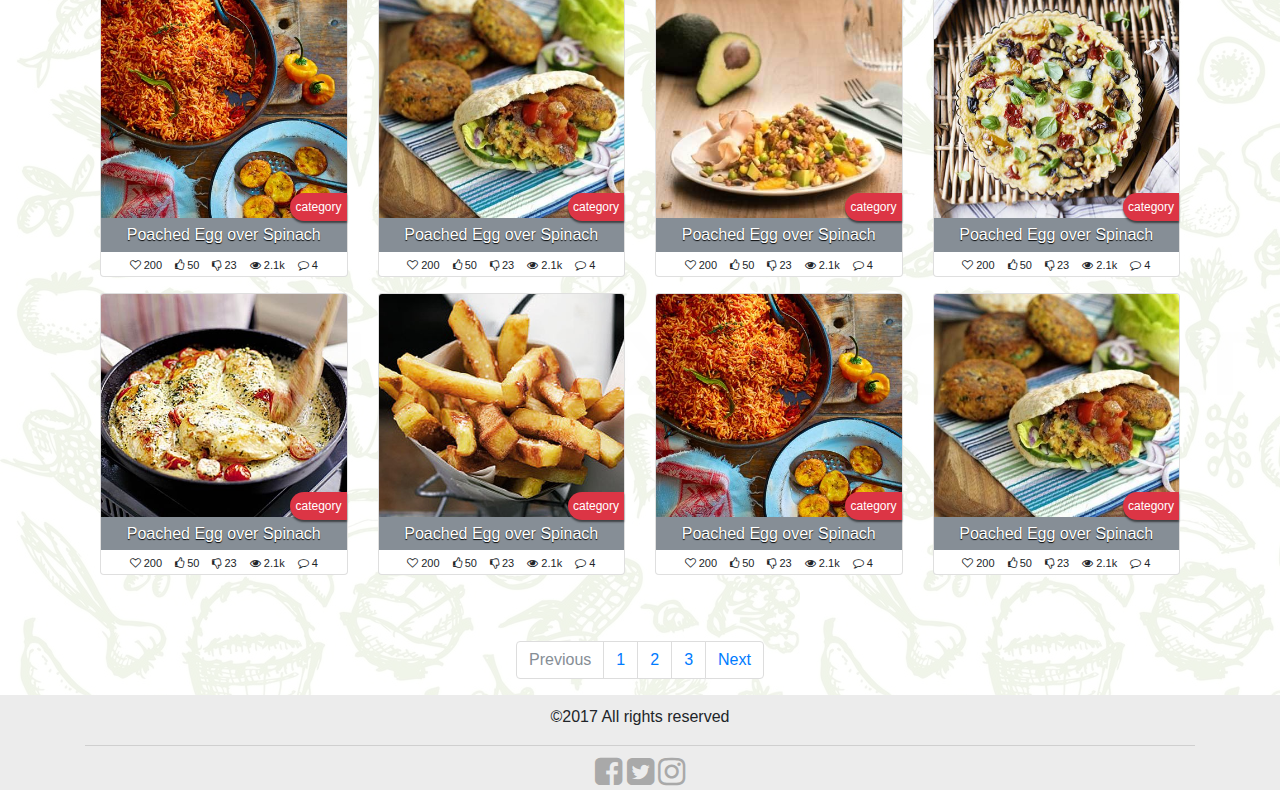
<file: catalog.html>
<!DOCTYPE html>
<html lang="en">

<head>
  <title>More Recipe</title>
  <meta charset="UTF-8">
  <meta name="viewport" content="width=device-width, initial-scale=1">
  <link href="css/animate.css" rel="stylesheet">
  <link href="https://fonts.googleapis.com/css?family=Satisfy" rel="stylesheet">
  <link rel="stylesheet" href="css/bootstrap.css">
  <link rel="stylesheet" href="css/font-awesome.min.css">
  <link href="css/style.css" rel="stylesheet">

</head>

<body>
  <section class="container-fluid fixed">
    <nav class="navbar navbar-expand-lg navbar-light fixed-top bg-navbar">
      <div class="container">
        <a class="navbar-brand mr-3" href="index.html">
            More Recipes
          </a>
        <button class="navbar-toggler" type="button" data-toggle="collapse" data-target="#navbarSupportedContent" aria-controls="navbarSupportedContent" aria-expanded="false" aria-label="Toggle navigation">
            <span class="navbar-toggler-icon"></span>
          </button>
        <form class=" col-lg-9 col-md-12 col-sm-12 text-center p-0 m-0">
          <input type="search" name="search" placeholder="search for nice recipes">
        </form>
        <div class="collapse navbar-collapse justify-content-end" id="navbarSupportedContent">
          <ul class="navbar-nav">
            <li class="nav-item dropdown active">
              <a class="nav-link dropdown-toggl" href="#" id="navbarDropdownMenuLink" data-toggle="dropdown" aria-haspopup="true" aria-expanded="false">
                  Catalog
                </a>
              <div class="dropdown-menu" aria-labelledby="navbarDropdownMenuLink">
                <a class="dropdown-item" href="catalog.html#like">Most Liked</a>
                <a class="dropdown-item" href="catalog.html#fav">Most Favorited</a>
                <a class="dropdown-item" href="catalog.html#new">Latest</a>
              </div>
            </li>
            <li class="nav-item">
              <a class="nav-link" href="fav.html">Favorites
                </a>
            </li>
            <li class="nav-item dropdown">
              <a class="nav-link " href="#" id="navbarDropdownMenuLink" data-toggle="dropdown" aria-haspopup="true" aria-expanded="false">
                <i class="fa fa-user-circle fa-2x" aria-hidden="true"></i>
              </a>
              <div class="dropdown-menu" aria-labelledby="navbarDropdownMenuLink">
                <a class="dropdown-item" href="profile.html">Profile</a>
                <a class="dropdown-item" href="signin.html">Sign in</a>
                <a class="dropdown-item" href="signup.html">Sign up</a>
              </div>
            </li>
          </ul>
        </div>
      </div>
    </nav>
  </section>

  <section class="container" id="catalog">
  <a href="addNew.html" class="btn btn-danger rounded-circle" id="floating-icon"><i class="fa fa-plus-circle fa-2x" aria-hidden="true"></i></a>  
    <div class="row justify-content-center">
        
      <div class="col-lg-3 col-sm-10 mb-3  col-md-4 animate-catalog" data-animate="bounceIn" data-duration="1.0s" data-delay="0.1s" data-offset="100" >
        <a href="item_id.html">
          <div class="card animate">
              <div class="description">
                  <h6>Description</h6>
                  Lorem, ipsum dolor sit amet consectetur adipisicing elit. Iste magnam sequi libero nulla ducimus a enim, saepe ex earum? Provident ullam ex aperiam architecto quod, voluptate ut culpa veritatis omnis.
                </div>
            <img class="card-img-top" src="img/recipe-image-legacy-id--1035651_10.jpg" alt="Card image cap">
            <div class="card-body p-0 text-center social-icons">
              <a href="#"><span class="tag bg-danger">category</span></a>
              <h6 class="card-title custom-bg bg-secondary p-2 m-0 text-truncate ">Poached Egg over Spinach </h6>
              <span>
                  <i class="fa fa-heart-o" aria-hidden="true"></i>
                200
              </span>
              <span>
                  <i class="fa fa-thumbs-o-up" aria-hidden="true"></i>
                  50
              </span>
              <span>
                  <i class="fa fa-thumbs-o-down" aria-hidden="true"></i>
                23
              </span>
              <span>
                  <i class="fa fa-eye" aria-hidden="true"></i>
                2.1k
              </span>
              <span>
                  <i class="fa fa-comment-o" aria-hidden="true"></i>
                    4
              </span>
            </div>
          </div>
        </a>
      </div>

      <div class="col-lg-3 col-sm-10 mb-3  col-md-4 animate-catalog" data-animate="bounceIn" data-duration="1.0s" data-delay="0.1s" data-offset="100">
        <a href="item_id.html">
          <div class="card animate">
              <div class="description">
                  <h6>Description</h6>
                  Lorem, ipsum dolor sit amet consectetur adipisicing elit. Iste magnam sequi libero nulla ducimus a enim, saepe ex earum? Provident ullam ex aperiam architecto quod, voluptate ut culpa veritatis omnis.
                </div>
            <img class="card-img-top" src="img/1416568821777.jpg" alt="Card image cap">
            <div class="card-body p-0 text-center social-icons">
              <a href="#"><span class="tag bg-danger">category</span></a>
              <h6 class="card-title custom-bg bg-secondary p-2 m-0 text-truncate ">Poached Egg over Spinach </h6>
              <span>
                  <i class="fa fa-heart-o" aria-hidden="true"></i>
                200
              </span>
              <span>
                  <i class="fa fa-thumbs-o-up" aria-hidden="true"></i>
                  50
              </span>
              <span>
                  <i class="fa fa-thumbs-o-down" aria-hidden="true"></i>
                23
              </span>
              <span>
                  <i class="fa fa-eye" aria-hidden="true"></i>
                2.1k
              </span>
              <span>
                  <i class="fa fa-comment-o" aria-hidden="true"></i>
                    4
              </span>
            </div>
          </div>
        </a>
      </div>

      <div class="col-lg-3 col-sm-10 mb-3  col-md-4 animate-catalog" data-animate="bounceIn" data-duration="1.0s" data-delay="0.1s" data-offset="100">
        <a href="item_id.html">
          <div class="card animate">
              <div class="description">
                  <h6>Description</h6>
                  Lorem, ipsum dolor sit amet consectetur adipisicing elit. Iste magnam sequi libero nulla ducimus a enim, saepe ex earum? Provident ullam ex aperiam architecto quod, voluptate ut culpa veritatis omnis.
                </div>
            <img class="card-img-top" src="img/e5bf6d96d76b37f6da3351b4bff7b0e9--african-vegan-recipes-vegan-african-food.jpg" alt="Card image cap">
            <div class="card-body p-0 text-center social-icons">
              <a href="#"><span class="tag bg-danger">category</span></a>
              <h6 class="card-title custom-bg bg-secondary p-2 m-0 text-truncate ">Poached Egg over Spinach </h6>
              <span>
                  <i class="fa fa-heart-o" aria-hidden="true"></i>
                200
              </span>
              <span>
                  <i class="fa fa-thumbs-o-up" aria-hidden="true"></i>
                  50
              </span>
              <span>
                  <i class="fa fa-thumbs-o-down" aria-hidden="true"></i>
                23
              </span>
              <span>
                  <i class="fa fa-eye" aria-hidden="true"></i>
                2.1k
              </span>
              <span>
                  <i class="fa fa-comment-o" aria-hidden="true"></i>
                    4
              </span>
            </div>
          </div>
        </a>
      </div>

      <div class="col-lg-3 col-sm-10 mb-3  col-md-4 animate-catalog" data-animate="bounceIn" data-duration="1.0s" data-delay="0.1s" data-offset="100">
        <a href="item_id.html">
          <div class="card animate">
              <div class="description">
                  <h6>Description</h6>
                  Lorem, ipsum dolor sit amet consectetur adipisicing elit. Iste magnam sequi libero nulla ducimus a enim, saepe ex earum? Provident ullam ex aperiam architecto quod, voluptate ut culpa veritatis omnis.
                </div>
            <img class="card-img-top" src="img/e71a8907c9cd529dce1ec0e007e45964.jpg" alt="Card image cap">
            <div class="card-body p-0 text-center social-icons">
              <a href="#"><span class="tag bg-danger">category</span></a>
              <h6 class="card-title custom-bg bg-secondary p-2 m-0 text-truncate ">Poached Egg over Spinach </h6>
              <span>
                  <i class="fa fa-heart-o" aria-hidden="true"></i>
                200
              </span>
              <span>
                  <i class="fa fa-thumbs-o-up" aria-hidden="true"></i>
                  50
              </span>
              <span>
                  <i class="fa fa-thumbs-o-down" aria-hidden="true"></i>
                23
              </span>
              <span>
                  <i class="fa fa-eye" aria-hidden="true"></i>
                2.1k
              </span>
              <span>
                  <i class="fa fa-comment-o" aria-hidden="true"></i>
                    4
              </span>
            </div>
          </div>
        </a>
      </div>

      <div class="col-lg-3 col-sm-10 mb-3  col-md-4 animate-catalog" data-animate="bounceIn" data-duration="1.0s" data-delay="0.1s" data-offset="100">
        <a href="item_id.html">
          <div class="card animate">
              <div class="description">
                  <h6>Description</h6>
                  Lorem, ipsum dolor sit amet consectetur adipisicing elit. Iste magnam sequi libero nulla ducimus a enim, saepe ex earum? Provident ullam ex aperiam architecto quod, voluptate ut culpa veritatis omnis.
                </div>
            <img class="card-img-top" src="img/J4_P6_Salade-Riz-Jambon-Dinde_03_small2-440x400.jpg" alt="Card image cap">
            <div class="card-body p-0 text-center social-icons">
              <a href="#"><span class="tag bg-danger">category</span></a>
              <h6 class="card-title custom-bg bg-secondary p-2 m-0 text-truncate ">Poached Egg over Spinach </h6>
              <span>
                  <i class="fa fa-heart-o" aria-hidden="true"></i>
                200
              </span>
              <span>
                  <i class="fa fa-thumbs-o-up" aria-hidden="true"></i>
                  50
              </span>
              <span>
                  <i class="fa fa-thumbs-o-down" aria-hidden="true"></i>
                23
              </span>
              <span>
                  <i class="fa fa-eye" aria-hidden="true"></i>
                2.1k
              </span>
              <span>
                  <i class="fa fa-comment-o" aria-hidden="true"></i>
                    4
              </span>
            </div>
          </div>
        </a>
      </div>

      <div class="col-lg-3 col-sm-10 mb-3  col-md-4 animate-catalog" data-animate="bounceIn" data-duration="1.0s" data-delay="0.1s" data-offset="100">
        <a href="item_id.html">
          <div class="card animate">
              <div class="description">
                  <h6>Description</h6>
                  Lorem, ipsum dolor sit amet consectetur adipisicing elit. Iste magnam sequi libero nulla ducimus a enim, saepe ex earum? Provident ullam ex aperiam architecto quod, voluptate ut culpa veritatis omnis.
                </div>
            <img class="card-img-top" src="img/tart_6.jpg" alt="Card image cap">
            <div class="card-body p-0 text-center social-icons">
              <a href="#"><span class="tag bg-danger">category</span></a>
              <h6 class="card-title custom-bg bg-secondary p-2 m-0 text-truncate ">Poached Egg over Spinach </h6>
              <span>
                  <i class="fa fa-heart-o" aria-hidden="true"></i>
                200
              </span>
              <span>
                  <i class="fa fa-thumbs-o-up" aria-hidden="true"></i>
                  50
              </span>
              <span>
                  <i class="fa fa-thumbs-o-down" aria-hidden="true"></i>
                23
              </span>
              <span>
                  <i class="fa fa-eye" aria-hidden="true"></i>
                2.1k
              </span>
              <span>
                  <i class="fa fa-comment-o" aria-hidden="true"></i>
                    4
              </span>
            </div>
          </div>
        </a>
      </div>

      <div class="col-lg-3 col-sm-10 mb-3  col-md-4 animate-catalog" data-animate="bounceIn" data-duration="1.0s" data-delay="0.1s" data-offset="100">
        <a href="item_id.html">
          <div class="card animate">
              <div class="description">
                  <h6>Description</h6>
                  Lorem, ipsum dolor sit amet consectetur adipisicing elit. Iste magnam sequi libero nulla ducimus a enim, saepe ex earum? Provident ullam ex aperiam architecto quod, voluptate ut culpa veritatis omnis.
                </div>
            <img class="card-img-top" src="img/strawberry4.jpg" alt="Card image cap">
            <div class="card-body p-0 text-center social-icons">
              <a href="#"><span class="tag bg-danger">category</span></a>
              <h6 class="card-title custom-bg bg-secondary p-2 m-0 text-truncate ">Poached Egg over Spinach </h6>
              <span>
                  <i class="fa fa-heart-o" aria-hidden="true"></i>
                200
              </span>
              <span>
                  <i class="fa fa-thumbs-o-up" aria-hidden="true"></i>
                  50
              </span>
              <span>
                  <i class="fa fa-thumbs-o-down" aria-hidden="true"></i>
                23
              </span>
              <span>
                  <i class="fa fa-eye" aria-hidden="true"></i>
                2.1k
              </span>
              <span>
                  <i class="fa fa-comment-o" aria-hidden="true"></i>
                    4
              </span>
            </div>
          </div>
        </a>
      </div>

      <div class="col-lg-3 col-sm-10 mb-3  col-md-4 animate-catalog" data-animate="bounceIn" data-duration="1.0s" data-delay="0.1s" data-offset="100">
        <a href="item_id.html">
          <div class="card animate">
              <div class="description">
                  <h6>Description</h6>
                  Lorem, ipsum dolor sit amet consectetur adipisicing elit. Iste magnam sequi libero nulla ducimus a enim, saepe ex earum? Provident ullam ex aperiam architecto quod, voluptate ut culpa veritatis omnis.
                </div>
            <img class="card-img-top" src="img/recipe-image-legacy-id-376526_12.jpg" alt="Card image cap">
            <div class="card-body p-0 text-center social-icons">
              <a href="#"><span class="tag bg-danger">category</span></a>
              <h6 class="card-title custom-bg bg-secondary p-2 m-0 text-truncate ">Poached Egg over Spinach </h6>
              <span>
                  <i class="fa fa-heart-o" aria-hidden="true"></i>
                200
              </span>
              <span>
                  <i class="fa fa-thumbs-o-up" aria-hidden="true"></i>
                  50
              </span>
              <span>
                  <i class="fa fa-thumbs-o-down" aria-hidden="true"></i>
                23
              </span>
              <span>
                  <i class="fa fa-eye" aria-hidden="true"></i>
                2.1k
              </span>
              <span>
                  <i class="fa fa-comment-o" aria-hidden="true"></i>
                    4
              </span>
            </div>
          </div>
        </a>
      </div>
      <div class="col-lg-3 col-sm-10 mb-3  col-md-4 animate-catalog" data-animate="bounceIn" data-duration="1.0s" data-delay="0.1s" data-offset="100">
        <a href="item_id.html">
          <div class="card animate">
              <div class="description">
                  <h6>Description</h6>
                  Lorem, ipsum dolor sit amet consectetur adipisicing elit. Iste magnam sequi libero nulla ducimus a enim, saepe ex earum? Provident ullam ex aperiam architecto quod, voluptate ut culpa veritatis omnis.
                </div>
            <img class="card-img-top" src="img/recipe-image-legacy-id--496467_10.jpg" alt="Card image cap">
            <div class="card-body p-0 text-center social-icons">
              <a href="#"><span class="tag bg-danger">category</span></a>
              <h6 class="card-title custom-bg bg-secondary p-2 m-0 text-truncate ">Poached Egg over Spinach </h6>
              <span>
                  <i class="fa fa-heart-o" aria-hidden="true"></i>
                200
              </span>
              <span>
                  <i class="fa fa-thumbs-o-up" aria-hidden="true"></i>
                  50
              </span>
              <span>
                  <i class="fa fa-thumbs-o-down" aria-hidden="true"></i>
                23
              </span>
              <span>
                  <i class="fa fa-eye" aria-hidden="true"></i>
                2.1k
              </span>
              <span>
                  <i class="fa fa-comment-o" aria-hidden="true"></i>
                    4
              </span>
            </div>
          </div>
        </a>
      </div>
      <div class="col-lg-3 col-sm-10 mb-3  col-md-4 animate-catalog" data-animate="bounceIn" data-duration="1.0s" data-delay="0.1s" data-offset="100">
        <a href="item_id.html">
          <div class="card animate">
              <div class="description">
                  <h6>Description</h6>
                  Lorem, ipsum dolor sit amet consectetur adipisicing elit. Iste magnam sequi libero nulla ducimus a enim, saepe ex earum? Provident ullam ex aperiam architecto quod, voluptate ut culpa veritatis omnis.
                </div>
            <img class="card-img-top" src="img/recipe-image-legacy-id--1035651_10.jpg" alt="Card image cap">
            <div class="card-body p-0 text-center social-icons">
              <a href="#"><span class="tag bg-danger">category</span></a>
              <h6 class="card-title custom-bg bg-secondary p-2 m-0 text-truncate ">Poached Egg over Spinach </h6>
              <span>
                  <i class="fa fa-heart-o" aria-hidden="true"></i>
                200
              </span>
              <span>
                  <i class="fa fa-thumbs-o-up" aria-hidden="true"></i>
                  50
              </span>
              <span>
                  <i class="fa fa-thumbs-o-down" aria-hidden="true"></i>
                23
              </span>
              <span>
                  <i class="fa fa-eye" aria-hidden="true"></i>
                2.1k
              </span>
              <span>
                  <i class="fa fa-comment-o" aria-hidden="true"></i>
                    4
              </span>
            </div>
          </div>
        </a>
      </div>
      <div class="col-lg-3 col-sm-10 mb-3  col-md-4 animate-catalog" data-animate="bounceIn" data-duration="1.0s" data-delay="0.1s" data-offset="100">
        <a href="item_id.html">
          <div class="card animate">
              <div class="description">
                  <h6>Description</h6>
                  Lorem, ipsum dolor sit amet consectetur adipisicing elit. Iste magnam sequi libero nulla ducimus a enim, saepe ex earum? Provident ullam ex aperiam architecto quod, voluptate ut culpa veritatis omnis.
                </div>
            <img class="card-img-top" src="img/e71a8907c9cd529dce1ec0e007e45964.jpg" alt="Card image cap">
            <div class="card-body p-0 text-center social-icons">
              <a href="#"><span class="tag bg-danger">category</span></a>
              <h6 class="card-title custom-bg bg-secondary p-2 m-0 text-truncate ">Poached Egg over Spinach </h6>
              <span>
                  <i class="fa fa-heart-o" aria-hidden="true"></i>
                200
              </span>
              <span>
                  <i class="fa fa-thumbs-o-up" aria-hidden="true"></i>
                  50
              </span>
              <span>
                  <i class="fa fa-thumbs-o-down" aria-hidden="true"></i>
                23
              </span>
              <span>
                  <i class="fa fa-eye" aria-hidden="true"></i>
                2.1k
              </span>
              <span>
                  <i class="fa fa-comment-o" aria-hidden="true"></i>
                    4
              </span>
            </div>
          </div>
        </a>
      </div>
      <div class="col-lg-3 col-sm-10 mb-3  col-md-4 animate-catalog" data-animate="bounceIn" data-duration="1.0s" data-delay="0.1s" data-offset="100">
        <a href="item_id.html">
          <div class="card animate">
              <div class="description">
                  <h6>Description</h6>
                  Lorem, ipsum dolor sit amet consectetur adipisicing elit. Iste magnam sequi libero nulla ducimus a enim, saepe ex earum? Provident ullam ex aperiam architecto quod, voluptate ut culpa veritatis omnis.
                </div>
            <img class="card-img-top" src="img/recipe-image-legacy-id--1035651_10.jpg" alt="Card image cap">
            <div class="card-body p-0 text-center social-icons">
              <a href="#"><span class="tag bg-danger">category</span></a>
              <h6 class="card-title custom-bg bg-secondary p-2 m-0 text-truncate ">Poached Egg over Spinach </h6>
              <span>
                  <i class="fa fa-heart-o" aria-hidden="true"></i>
                200
              </span>
              <span>
                  <i class="fa fa-thumbs-o-up" aria-hidden="true"></i>
                  50
              </span>
              <span>
                  <i class="fa fa-thumbs-o-down" aria-hidden="true"></i>
                23
              </span>
              <span>
                  <i class="fa fa-eye" aria-hidden="true"></i>
                2.1k
              </span>
              <span>
                  <i class="fa fa-comment-o" aria-hidden="true"></i>
                    4
              </span>
            </div>
          </div>
        </a>
      </div>
      <div class="col-lg-3 col-sm-10 mb-3  col-md-4 animate-catalog" data-animate="bounceIn" data-duration="1.0s" data-delay="0.1s" data-offset="100" >
          <a href="item_id.html">
            <div class="card animate">
                <div class="description">
                    <h6>Description</h6>
                    Lorem, ipsum dolor sit amet consectetur adipisicing elit. Iste magnam sequi libero nulla ducimus a enim, saepe ex earum? Provident ullam ex aperiam architecto quod, voluptate ut culpa veritatis omnis.
                  </div>
              <img class="card-img-top" src="img/recipe-image-legacy-id--1035651_10.jpg" alt="Card image cap">
              <div class="card-body p-0 text-center social-icons">
                <a href="#"><span class="tag bg-danger">category</span></a>
                <h6 class="card-title custom-bg bg-secondary p-2 m-0 text-truncate ">Poached Egg over Spinach </h6>
                <span>
                    <i class="fa fa-heart-o" aria-hidden="true"></i>
                  200
                </span>
                <span>
                    <i class="fa fa-thumbs-o-up" aria-hidden="true"></i>
                    50
                </span>
                <span>
                    <i class="fa fa-thumbs-o-down" aria-hidden="true"></i>
                  23
                </span>
                <span>
                    <i class="fa fa-eye" aria-hidden="true"></i>
                  2.1k
                </span>
                <span>
                    <i class="fa fa-comment-o" aria-hidden="true"></i>
                      4
                </span>
              </div>
            </div>
          </a>
        </div>
  
        <div class="col-lg-3 col-sm-10 mb-3  col-md-4 animate-catalog" data-animate="bounceIn" data-duration="1.0s" data-delay="0.1s" data-offset="100">
          <a href="item_id.html">
            <div class="card animate">
                <div class="description">
                    <h6>Description</h6>
                    Lorem, ipsum dolor sit amet consectetur adipisicing elit. Iste magnam sequi libero nulla ducimus a enim, saepe ex earum? Provident ullam ex aperiam architecto quod, voluptate ut culpa veritatis omnis.
                  </div>
              <img class="card-img-top" src="img/1416568821777.jpg" alt="Card image cap">
              <div class="card-body p-0 text-center social-icons">
                <a href="#"><span class="tag bg-danger">category</span></a>
                <h6 class="card-title custom-bg bg-secondary p-2 m-0 text-truncate ">Poached Egg over Spinach </h6>
                <span>
                    <i class="fa fa-heart-o" aria-hidden="true"></i>
                  200
                </span>
                <span>
                    <i class="fa fa-thumbs-o-up" aria-hidden="true"></i>
                    50
                </span>
                <span>
                    <i class="fa fa-thumbs-o-down" aria-hidden="true"></i>
                  23
                </span>
                <span>
                    <i class="fa fa-eye" aria-hidden="true"></i>
                  2.1k
                </span>
                <span>
                    <i class="fa fa-comment-o" aria-hidden="true"></i>
                      4
                </span>
              </div>
            </div>
          </a>
        </div>
  
        <div class="col-lg-3 col-sm-10 mb-3  col-md-4 animate-catalog" data-animate="bounceIn" data-duration="1.0s" data-delay="0.1s" data-offset="100">
          <a href="item_id.html">
            <div class="card animate">
                <div class="description">
                    <h6>Description</h6>
                    Lorem, ipsum dolor sit amet consectetur adipisicing elit. Iste magnam sequi libero nulla ducimus a enim, saepe ex earum? Provident ullam ex aperiam architecto quod, voluptate ut culpa veritatis omnis.
                  </div>
              <img class="card-img-top" src="img/e5bf6d96d76b37f6da3351b4bff7b0e9--african-vegan-recipes-vegan-african-food.jpg" alt="Card image cap">
              <div class="card-body p-0 text-center social-icons">
                <a href="#"><span class="tag bg-danger">category</span></a>
                <h6 class="card-title custom-bg bg-secondary p-2 m-0 text-truncate ">Poached Egg over Spinach </h6>
                <span>
                    <i class="fa fa-heart-o" aria-hidden="true"></i>
                  200
                </span>
                <span>
                    <i class="fa fa-thumbs-o-up" aria-hidden="true"></i>
                    50
                </span>
                <span>
                    <i class="fa fa-thumbs-o-down" aria-hidden="true"></i>
                  23
                </span>
                <span>
                    <i class="fa fa-eye" aria-hidden="true"></i>
                  2.1k
                </span>
                <span>
                    <i class="fa fa-comment-o" aria-hidden="true"></i>
                      4
                </span>
              </div>
            </div>
          </a>
        </div>
  
        <div class="col-lg-3 col-sm-10 mb-3  col-md-4 animate-catalog" data-animate="bounceIn" data-duration="1.0s" data-delay="0.1s" data-offset="100">
          <a href="item_id.html">
            <div class="card animate">
                <div class="description">
                    <h6>Description</h6>
                    Lorem, ipsum dolor sit amet consectetur adipisicing elit. Iste magnam sequi libero nulla ducimus a enim, saepe ex earum? Provident ullam ex aperiam architecto quod, voluptate ut culpa veritatis omnis.
                  </div>
              <img class="card-img-top" src="img/e71a8907c9cd529dce1ec0e007e45964.jpg" alt="Card image cap">
              <div class="card-body p-0 text-center social-icons">
                <a href="#"><span class="tag bg-danger">category</span></a>
                <h6 class="card-title custom-bg bg-secondary p-2 m-0 text-truncate ">Poached Egg over Spinach </h6>
                <span>
                    <i class="fa fa-heart-o" aria-hidden="true"></i>
                  200
                </span>
                <span>
                    <i class="fa fa-thumbs-o-up" aria-hidden="true"></i>
                    50
                </span>
                <span>
                    <i class="fa fa-thumbs-o-down" aria-hidden="true"></i>
                  23
                </span>
                <span>
                    <i class="fa fa-eye" aria-hidden="true"></i>
                  2.1k
                </span>
                <span>
                    <i class="fa fa-comment-o" aria-hidden="true"></i>
                      4
                </span>
              </div>
            </div>
          </a>
        </div>
  
        <div class="col-lg-3 col-sm-10 mb-3  col-md-4 animate-catalog" data-animate="bounceIn" data-duration="1.0s" data-delay="0.1s" data-offset="100">
          <a href="item_id.html">
            <div class="card animate">
                <div class="description">
                    <h6>Description</h6>
                    Lorem, ipsum dolor sit amet consectetur adipisicing elit. Iste magnam sequi libero nulla ducimus a enim, saepe ex earum? Provident ullam ex aperiam architecto quod, voluptate ut culpa veritatis omnis.
                  </div>
              <img class="card-img-top" src="img/J4_P6_Salade-Riz-Jambon-Dinde_03_small2-440x400.jpg" alt="Card image cap">
              <div class="card-body p-0 text-center social-icons">
                <a href="#"><span class="tag bg-danger">category</span></a>
                <h6 class="card-title custom-bg bg-secondary p-2 m-0 text-truncate ">Poached Egg over Spinach </h6>
                <span>
                    <i class="fa fa-heart-o" aria-hidden="true"></i>
                  200
                </span>
                <span>
                    <i class="fa fa-thumbs-o-up" aria-hidden="true"></i>
                    50
                </span>
                <span>
                    <i class="fa fa-thumbs-o-down" aria-hidden="true"></i>
                  23
                </span>
                <span>
                    <i class="fa fa-eye" aria-hidden="true"></i>
                  2.1k
                </span>
                <span>
                    <i class="fa fa-comment-o" aria-hidden="true"></i>
                      4
                </span>
              </div>
            </div>
          </a>
        </div>
  
        <div class="col-lg-3 col-sm-10 mb-3  col-md-4 animate-catalog" data-animate="bounceIn" data-duration="1.0s" data-delay="0.1s" data-offset="100">
          <a href="item_id.html">
            <div class="card animate">
                <div class="description">
                    <h6>Description</h6>
                    Lorem, ipsum dolor sit amet consectetur adipisicing elit. Iste magnam sequi libero nulla ducimus a enim, saepe ex earum? Provident ullam ex aperiam architecto quod, voluptate ut culpa veritatis omnis.
                  </div>
              <img class="card-img-top" src="img/tart_6.jpg" alt="Card image cap">
              <div class="card-body p-0 text-center social-icons">
                <a href="#"><span class="tag bg-danger">category</span></a>
                <h6 class="card-title custom-bg bg-secondary p-2 m-0 text-truncate ">Poached Egg over Spinach </h6>
                <span>
                    <i class="fa fa-heart-o" aria-hidden="true"></i>
                  200
                </span>
                <span>
                    <i class="fa fa-thumbs-o-up" aria-hidden="true"></i>
                    50
                </span>
                <span>
                    <i class="fa fa-thumbs-o-down" aria-hidden="true"></i>
                  23
                </span>
                <span>
                    <i class="fa fa-eye" aria-hidden="true"></i>
                  2.1k
                </span>
                <span>
                    <i class="fa fa-comment-o" aria-hidden="true"></i>
                      4
                </span>
              </div>
            </div>
          </a>
        </div>
        <div class="col-lg-3 col-sm-10 mb-3  col-md-4 animate-catalog" data-animate="bounceIn" data-duration="1.0s" data-delay="0.1s" data-offset="100" >
            <a href="item_id.html">
              <div class="card animate">
                  <div class="description">
                      <h6>Description</h6>
                      Lorem, ipsum dolor sit amet consectetur adipisicing elit. Iste magnam sequi libero nulla ducimus a enim, saepe ex earum? Provident ullam ex aperiam architecto quod, voluptate ut culpa veritatis omnis.
                    </div>
                <img class="card-img-top" src="img/recipe-image-legacy-id--1035651_10.jpg" alt="Card image cap">
                <div class="card-body p-0 text-center social-icons">
                  <a href="#"><span class="tag bg-danger">category</span></a>
                  <h6 class="card-title custom-bg bg-secondary p-2 m-0 text-truncate ">Poached Egg over Spinach </h6>
                  <span>
                      <i class="fa fa-heart-o" aria-hidden="true"></i>
                    200
                  </span>
                  <span>
                      <i class="fa fa-thumbs-o-up" aria-hidden="true"></i>
                      50
                  </span>
                  <span>
                      <i class="fa fa-thumbs-o-down" aria-hidden="true"></i>
                    23
                  </span>
                  <span>
                      <i class="fa fa-eye" aria-hidden="true"></i>
                    2.1k
                  </span>
                  <span>
                      <i class="fa fa-comment-o" aria-hidden="true"></i>
                        4
                  </span>
                </div>
              </div>
            </a>
          </div>
    
          <div class="col-lg-3 col-sm-10 mb-3  col-md-4 animate-catalog" data-animate="bounceIn" data-duration="1.0s" data-delay="0.1s" data-offset="100">
            <a href="item_id.html">
              <div class="card animate">
                  <div class="description">
                      <h6>Description</h6>
                      Lorem, ipsum dolor sit amet consectetur adipisicing elit. Iste magnam sequi libero nulla ducimus a enim, saepe ex earum? Provident ullam ex aperiam architecto quod, voluptate ut culpa veritatis omnis.
                    </div>
                <img class="card-img-top" src="img/1416568821777.jpg" alt="Card image cap">
                <div class="card-body p-0 text-center social-icons">
                  <a href="#"><span class="tag bg-danger">category</span></a>
                  <h6 class="card-title custom-bg bg-secondary p-2 m-0 text-truncate ">Poached Egg over Spinach </h6>
                  <span>
                      <i class="fa fa-heart-o" aria-hidden="true"></i>
                    200
                  </span>
                  <span>
                      <i class="fa fa-thumbs-o-up" aria-hidden="true"></i>
                      50
                  </span>
                  <span>
                      <i class="fa fa-thumbs-o-down" aria-hidden="true"></i>
                    23
                  </span>
                  <span>
                      <i class="fa fa-eye" aria-hidden="true"></i>
                    2.1k
                  </span>
                  <span>
                      <i class="fa fa-comment-o" aria-hidden="true"></i>
                        4
                  </span>
                </div>
              </div>
            </a>
          </div>
    
          <div class="col-lg-3 col-sm-10 mb-3  col-md-4 animate-catalog" data-animate="bounceIn" data-duration="1.0s" data-delay="0.1s" data-offset="100">
            <a href="item_id.html">
              <div class="card animate">
                  <div class="description">
                      <h6>Description</h6>
                      Lorem, ipsum dolor sit amet consectetur adipisicing elit. Iste magnam sequi libero nulla ducimus a enim, saepe ex earum? Provident ullam ex aperiam architecto quod, voluptate ut culpa veritatis omnis.
                    </div>
                <img class="card-img-top" src="img/e5bf6d96d76b37f6da3351b4bff7b0e9--african-vegan-recipes-vegan-african-food.jpg" alt="Card image cap">
                <div class="card-body p-0 text-center social-icons">
                  <a href="#"><span class="tag bg-danger">category</span></a>
                  <h6 class="card-title custom-bg bg-secondary p-2 m-0 text-truncate ">Poached Egg over Spinach </h6>
                  <span>
                      <i class="fa fa-heart-o" aria-hidden="true"></i>
                    200
                  </span>
                  <span>
                      <i class="fa fa-thumbs-o-up" aria-hidden="true"></i>
                      50
                  </span>
                  <span>
                      <i class="fa fa-thumbs-o-down" aria-hidden="true"></i>
                    23
                  </span>
                  <span>
                      <i class="fa fa-eye" aria-hidden="true"></i>
                    2.1k
                  </span>
                  <span>
                      <i class="fa fa-comment-o" aria-hidden="true"></i>
                        4
                  </span>
                </div>
              </div>
            </a>
          </div>
    
          <div class="col-lg-3 col-sm-10 mb-3  col-md-4 animate-catalog" data-animate="bounceIn" data-duration="1.0s" data-delay="0.1s" data-offset="100">
            <a href="item_id.html">
              <div class="card animate">
                  <div class="description">
                      <h6>Description</h6>
                      Lorem, ipsum dolor sit amet consectetur adipisicing elit. Iste magnam sequi libero nulla ducimus a enim, saepe ex earum? Provident ullam ex aperiam architecto quod, voluptate ut culpa veritatis omnis.
                    </div>
                <img class="card-img-top" src="img/e71a8907c9cd529dce1ec0e007e45964.jpg" alt="Card image cap">
                <div class="card-body p-0 text-center social-icons">
                  <a href="#"><span class="tag bg-danger">category</span></a>
                  <h6 class="card-title custom-bg bg-secondary p-2 m-0 text-truncate ">Poached Egg over Spinach </h6>
                  <span>
                      <i class="fa fa-heart-o" aria-hidden="true"></i>
                    200
                  </span>
                  <span>
                      <i class="fa fa-thumbs-o-up" aria-hidden="true"></i>
                      50
                  </span>
                  <span>
                      <i class="fa fa-thumbs-o-down" aria-hidden="true"></i>
                    23
                  </span>
                  <span>
                      <i class="fa fa-eye" aria-hidden="true"></i>
                    2.1k
                  </span>
                  <span>
                      <i class="fa fa-comment-o" aria-hidden="true"></i>
                        4
                  </span>
                </div>
              </div>
            </a>
          </div>
    
          <div class="col-lg-3 col-sm-10 mb-3  col-md-4 animate-catalog" data-animate="bounceIn" data-duration="1.0s" data-delay="0.1s" data-offset="100">
            <a href="item_id.html">
              <div class="card animate">
                  <div class="description">
                      <h6>Description</h6>
                      Lorem, ipsum dolor sit amet consectetur adipisicing elit. Iste magnam sequi libero nulla ducimus a enim, saepe ex earum? Provident ullam ex aperiam architecto quod, voluptate ut culpa veritatis omnis.
                    </div>
                <img class="card-img-top" src="img/J4_P6_Salade-Riz-Jambon-Dinde_03_small2-440x400.jpg" alt="Card image cap">
                <div class="card-body p-0 text-center social-icons">
                  <a href="#"><span class="tag bg-danger">category</span></a>
                  <h6 class="card-title custom-bg bg-secondary p-2 m-0 text-truncate ">Poached Egg over Spinach </h6>
                  <span>
                      <i class="fa fa-heart-o" aria-hidden="true"></i>
                    200
                  </span>
                  <span>
                      <i class="fa fa-thumbs-o-up" aria-hidden="true"></i>
                      50
                  </span>
                  <span>
                      <i class="fa fa-thumbs-o-down" aria-hidden="true"></i>
                    23
                  </span>
                  <span>
                      <i class="fa fa-eye" aria-hidden="true"></i>
                    2.1k
                  </span>
                  <span>
                      <i class="fa fa-comment-o" aria-hidden="true"></i>
                        4
                  </span>
                </div>
              </div>
            </a>
          </div>
    
          <div class="col-lg-3 col-sm-10 mb-3  col-md-4 animate-catalog" data-animate="bounceIn" data-duration="1.0s" data-delay="0.1s" data-offset="100">
            <a href="item_id.html">
              <div class="card animate">
                  <div class="description">
                      <h6>Description</h6>
                      Lorem, ipsum dolor sit amet consectetur adipisicing elit. Iste magnam sequi libero nulla ducimus a enim, saepe ex earum? Provident ullam ex aperiam architecto quod, voluptate ut culpa veritatis omnis.
                    </div>
                <img class="card-img-top" src="img/tart_6.jpg" alt="Card image cap">
                <div class="card-body p-0 text-center social-icons">
                  <a href="#"><span class="tag bg-danger">category</span></a>
                  <h6 class="card-title custom-bg bg-secondary p-2 m-0 text-truncate ">Poached Egg over Spinach </h6>
                  <span>
                      <i class="fa fa-heart-o" aria-hidden="true"></i>
                    200
                  </span>
                  <span>
                      <i class="fa fa-thumbs-o-up" aria-hidden="true"></i>
                      50
                  </span>
                  <span>
                      <i class="fa fa-thumbs-o-down" aria-hidden="true"></i>
                    23
                  </span>
                  <span>
                      <i class="fa fa-eye" aria-hidden="true"></i>
                    2.1k
                  </span>
                  <span>
                      <i class="fa fa-comment-o" aria-hidden="true"></i>
                        4
                  </span>
                </div>
              </div>
            </a>
          </div>
          <div class="col-lg-3 col-sm-10 mb-3  col-md-4 animate-catalog" data-animate="bounceIn" data-duration="1.0s" data-delay="0.1s" data-offset="100" >
              <a href="item_id.html">
                <div class="card animate">
                    <div class="description">
                        <h6>Description</h6>
                        Lorem, ipsum dolor sit amet consectetur adipisicing elit. Iste magnam sequi libero nulla ducimus a enim, saepe ex earum? Provident ullam ex aperiam architecto quod, voluptate ut culpa veritatis omnis.
                      </div>
                  <img class="card-img-top" src="img/recipe-image-legacy-id--1035651_10.jpg" alt="Card image cap">
                  <div class="card-body p-0 text-center social-icons">
                    <a href="#"><span class="tag bg-danger">category</span></a>
                    <h6 class="card-title custom-bg bg-secondary p-2 m-0 text-truncate ">Poached Egg over Spinach </h6>
                    <span>
                        <i class="fa fa-heart-o" aria-hidden="true"></i>
                      200
                    </span>
                    <span>
                        <i class="fa fa-thumbs-o-up" aria-hidden="true"></i>
                        50
                    </span>
                    <span>
                        <i class="fa fa-thumbs-o-down" aria-hidden="true"></i>
                      23
                    </span>
                    <span>
                        <i class="fa fa-eye" aria-hidden="true"></i>
                      2.1k
                    </span>
                    <span>
                        <i class="fa fa-comment-o" aria-hidden="true"></i>
                          4
                    </span>
                  </div>
                </div>
              </a>
            </div>
      
            <div class="col-lg-3 col-sm-10 mb-3  col-md-4 animate-catalog" data-animate="bounceIn" data-duration="1.0s" data-delay="0.1s" data-offset="100">
              <a href="item_id.html">
                <div class="card animate">
                    <div class="description">
                        <h6>Description</h6>
                        Lorem, ipsum dolor sit amet consectetur adipisicing elit. Iste magnam sequi libero nulla ducimus a enim, saepe ex earum? Provident ullam ex aperiam architecto quod, voluptate ut culpa veritatis omnis.
                      </div>
                  <img class="card-img-top" src="img/1416568821777.jpg" alt="Card image cap">
                  <div class="card-body p-0 text-center social-icons">
                    <a href="#"><span class="tag bg-danger">category</span></a>
                    <h6 class="card-title custom-bg bg-secondary p-2 m-0 text-truncate ">Poached Egg over Spinach </h6>
                    <span>
                        <i class="fa fa-heart-o" aria-hidden="true"></i>
                      200
                    </span>
                    <span>
                        <i class="fa fa-thumbs-o-up" aria-hidden="true"></i>
                        50
                    </span>
                    <span>
                        <i class="fa fa-thumbs-o-down" aria-hidden="true"></i>
                      23
                    </span>
                    <span>
                        <i class="fa fa-eye" aria-hidden="true"></i>
                      2.1k
                    </span>
                    <span>
                        <i class="fa fa-comment-o" aria-hidden="true"></i>
                          4
                    </span>
                  </div>
                </div>
              </a>
            </div>
      
            <div class="col-lg-3 col-sm-10 mb-3  col-md-4 animate-catalog" data-animate="bounceIn" data-duration="1.0s" data-delay="0.1s" data-offset="100">
              <a href="item_id.html">
                <div class="card animate">
                    <div class="description">
                        <h6>Description</h6>
                        Lorem, ipsum dolor sit amet consectetur adipisicing elit. Iste magnam sequi libero nulla ducimus a enim, saepe ex earum? Provident ullam ex aperiam architecto quod, voluptate ut culpa veritatis omnis.
                      </div>
                  <img class="card-img-top" src="img/e5bf6d96d76b37f6da3351b4bff7b0e9--african-vegan-recipes-vegan-african-food.jpg" alt="Card image cap">
                  <div class="card-body p-0 text-center social-icons">
                    <a href="#"><span class="tag bg-danger">category</span></a>
                    <h6 class="card-title custom-bg bg-secondary p-2 m-0 text-truncate ">Poached Egg over Spinach </h6>
                    <span>
                        <i class="fa fa-heart-o" aria-hidden="true"></i>
                      200
                    </span>
                    <span>
                        <i class="fa fa-thumbs-o-up" aria-hidden="true"></i>
                        50
                    </span>
                    <span>
                        <i class="fa fa-thumbs-o-down" aria-hidden="true"></i>
                      23
                    </span>
                    <span>
                        <i class="fa fa-eye" aria-hidden="true"></i>
                      2.1k
                    </span>
                    <span>
                        <i class="fa fa-comment-o" aria-hidden="true"></i>
                          4
                    </span>
                  </div>
                </div>
              </a>
            </div>
      
            <div class="col-lg-3 col-sm-10 mb-3  col-md-4 animate-catalog" data-animate="bounceIn" data-duration="1.0s" data-delay="0.1s" data-offset="100">
              <a href="item_id.html">
                <div class="card animate">
                    <div class="description">
                        <h6>Description</h6>
                        Lorem, ipsum dolor sit amet consectetur adipisicing elit. Iste magnam sequi libero nulla ducimus a enim, saepe ex earum? Provident ullam ex aperiam architecto quod, voluptate ut culpa veritatis omnis.
                      </div>
                  <img class="card-img-top" src="img/e71a8907c9cd529dce1ec0e007e45964.jpg" alt="Card image cap">
                  <div class="card-body p-0 text-center social-icons">
                    <a href="#"><span class="tag bg-danger">category</span></a>
                    <h6 class="card-title custom-bg bg-secondary p-2 m-0 text-truncate ">Poached Egg over Spinach </h6>
                    <span>
                        <i class="fa fa-heart-o" aria-hidden="true"></i>
                      200
                    </span>
                    <span>
                        <i class="fa fa-thumbs-o-up" aria-hidden="true"></i>
                        50
                    </span>
                    <span>
                        <i class="fa fa-thumbs-o-down" aria-hidden="true"></i>
                      23
                    </span>
                    <span>
                        <i class="fa fa-eye" aria-hidden="true"></i>
                      2.1k
                    </span>
                    <span>
                        <i class="fa fa-comment-o" aria-hidden="true"></i>
                          4
                    </span>
                  </div>
                </div>
              </a>
            </div>
    </div>
  </section>
  <div aria-label="Page navigation" class="container">
      <ul class="pagination justify-content-center">
        <li class="page-item disabled">
          <a class="page-link" href="#" tabindex="-1">Previous</a>
        </li>
        <li class="page-item"><a class="page-link" href="#">1</a></li>
        <li class="page-item"><a class="page-link" href="#">2</a></li>
        <li class="page-item"><a class="page-link" href="#">3</a></li>
        <li class="page-item">
          <a class="page-link" href="#">Next</a>
        </li>
      </ul>
    </div>

  <footer class="container-fluid">
    <div class="container ">
      <div class="row">
        <div class="col-12 footer-items">
          <p class="text-center">&copy;2017 All rights reserved</p>
        </div>
        <div class="col-12 footer-social text-center">
          <a href="#">
            <i class="fa fa-facebook-square fa-2x" aria-hidden="true"></i>
          </a>
          <a href="#">
            <i class="fa fa-twitter-square fa-2x" aria-hidden="true"></i>
          </a>
          <a href="#">
            <i class="fa fa-instagram fa-2x" aria-hidden="true"></i>
          </a>
        </div>
      </div>
    </div>
  </footer>
  <script src="js/jquery-3.2.1.min.js"></script>
  <script src="js/scrolla.jquery.min.js"></script>
  <script src="js/popper.min.js"></script>
  <script src="js/bootstrap.min.js"></script>
  <script src="slick/slick.min.js"></script>
  <script src="js/script.js"></script>
</body>

</html>
</file>
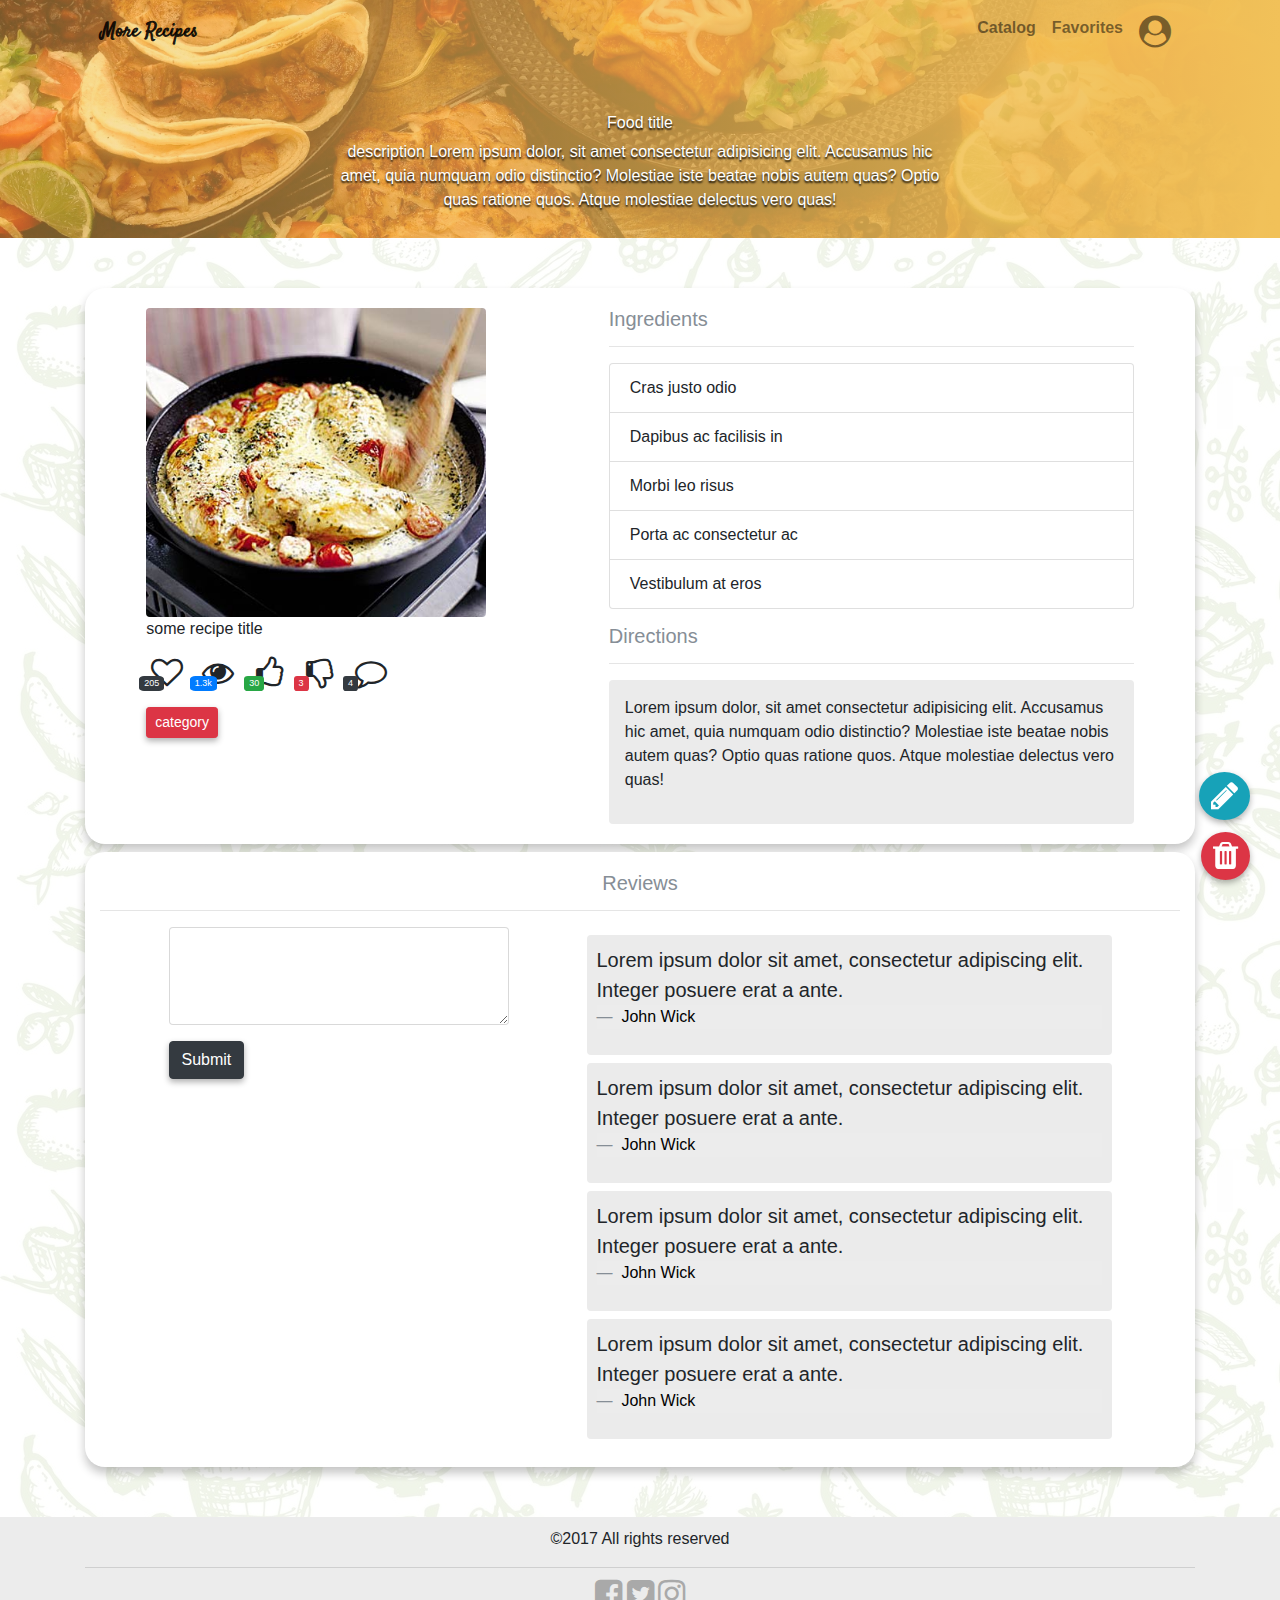
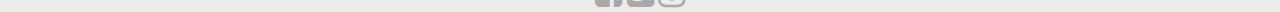
<file: edit.html>
<html lang="en">

<head>
  <title>More Recipe</title>
  <meta charset="UTF-8">
  <meta name="viewport" content="width=device-width, initial-scale=1">
  <link href="https://fonts.googleapis.com/css?family=Satisfy" rel="stylesheet">
  <link rel="stylesheet" href="css/bootstrap.css">
  <link rel="stylesheet" href="css/font-awesome.min.css">
  <link rel="stylesheet" href="slick/slick.css">
  <link rel="stylesheet" href="slick/slick-theme.css">
  <link href="css/style.css" rel="stylesheet">
</head>

<body>
  <section class="container-fluid ">
    <div class="header">
      <div class="container">
        <nav class="navbar navbar-expand-lg navbar-light bg-transparent">
          <a class="navbar-brand" href="index.html">
                        More Recipes
                      </a>
          <button class="navbar-toggler" type="button" data-toggle="collapse" data-target="#navbarSupportedContent" aria-controls="navbarSupportedContent" aria-expanded="false" aria-label="Toggle navigation">
                        <span class="navbar-toggler-icon"></span>
                      </button>
          <div class="collapse navbar-collapse justify-content-end" id="navbarSupportedContent">
            <ul class="navbar-nav">
              <li class="nav-item">
                <a class="nav-link" href="catalog.html">Catalog</a>
              </li>
              <li class="nav-item">
                <a class="nav-link" href="fav.html">Favorites
                            </a>
              </li>
              <li class="nav-item dropdown">
                <a class="nav-link " href="#" id="navbarDropdownMenuLink" data-toggle="dropdown" aria-haspopup="true" aria-expanded="false">
                  <i class="fa fa-user-circle fa-2x" aria-hidden="true"></i>
                </a>
                <div class="dropdown-menu" aria-labelledby="navbarDropdownMenuLink">
                  <a class="dropdown-item" href="user.html">Profile</a>
                  <a class="dropdown-item" href="#signin">Sign in</a>
                </div>
              </li>
            </ul>
          </div>
        </nav>
      </div>
      <div class="row header-items justify-content-center">
        <div class="col-lg-6 col-sm-10 text-center text-shadowed">
          <h6>Food title</h6>
          <p>
              description Lorem ipsum dolor, sit amet consectetur adipisicing elit. Accusamus hic amet, quia numquam odio distinctio? Molestiae iste beatae nobis autem quas? Optio quas ratione quos. Atque molestiae delectus vero quas!
              
          </p>
        </div>
      </div>
    </div>
  </section>

  <section class="container">
      <div class="row justify-content-center recipe-item-section">
        <div class="col-lg-4 col-sm-12  mb-5 recipe-image">
          <figure>
            <img src="img/recipe-image-legacy-id--1035651_10.jpg" alt="foodie" class="img-fluid rounded">
            <figcaption>some recipe title</figcaption>
          </figure>
          <div class="d-inline">
                <span class="text-center card-link">
                      <i class="fa fa-heart-o fa-2x" aria-hidden="true" id="favorite"></i>
                      <em class="bg-dark">205</em>
                  </span>
                <span class="text-center card-link m-1">
                    <i class="fa fa-eye  fa-2x" aria-hidden="true"></i>
                    <em class="bg-primary">1.3k</em>
                  </span>
                
                  <span class="text-center card-link m-1">
                      <i class="fa fa-thumbs-o-up fa-2x" aria-hidden="true" id="like" ></i>
                      <em class="bg-success">30</em>
                  </span>
                <span class="text-center card-link m-1">
                        <i class="fa fa-thumbs-o-down fa-2x" aria-hidden="true" id="dislike"></i>
                        <em class="bg-danger">3</em>
                    </span>
               
                  <span class="text-center card-link m-1">
                      <i class="fa fa-comment-o  fa-2x" aria-hidden="true"></i>
                      <em class="bg-dark">4</em>
                    </span>
          </div>
          <div class="mt-3">
              <a href="#" class="btn btn-danger btn-sm" role="button">category</a>
          </div>
          
          
        </div>
        <div class="col-1">
  
        </div>
        <div class="col-lg-6 col-sm-12">
          <h5 class="text-muted">Ingredients</h5>
          <hr>
          <div class="pb-3">
            <ul class="list-group">
              <li class="list-group-item">Cras justo odio</li>
              <li class="list-group-item">Dapibus ac facilisis in</li>
              <li class="list-group-item">Morbi leo risus</li>
              <li class="list-group-item">Porta ac consectetur ac</li>
              <li class="list-group-item">Vestibulum at eros</li>
            </ul>
          </div>
          <h5 class="text-muted">Directions</h5>
          <hr>
          <div class="p-3 direction rounded">
            <p>
              Lorem ipsum dolor, sit amet consectetur adipisicing elit. Accusamus hic amet, quia numquam odio distinctio? Molestiae iste beatae nobis autem quas? Optio quas ratione quos. Atque molestiae delectus vero quas!
            </p>
          </div>
        </div>
      </div>
      <div class="row justify-content-center mt-2 recipe-item-section">
        <div class="col-12">
          <h5 class="text-center text-muted">Reviews</h5>
          <hr>
        </div>
        <div class="col-lg-4 col-sm-12 mr-5 recipe-image">
          <form id="signin">
            <div class="form-row">
              <div class="form-group col-md-12">
                <textarea class="form-control" id="FormControlTextarea" rows="4"></textarea>
              </div>
            </div>
            <button type="submit" class="btn btn-dark">Submit</button>
          </form>
        </div>
        <div class="col-lg-6 col-sm-12 ">
          <div class="direction rounded my-2">
            <blockquote class="blockquote">
              <p class="mb-0">Lorem ipsum dolor sit amet, consectetur adipiscing elit. Integer posuere erat a ante.</p>
              <footer class="blockquote-footer"> <a href="profile.html"> John Wick</a> </footer>
            </blockquote>
          </div>
          <div class="direction rounded my-2">
            <blockquote class="blockquote">
              <p class="mb-0">Lorem ipsum dolor sit amet, consectetur adipiscing elit. Integer posuere erat a ante.</p>
              <footer class="blockquote-footer"> <a href="profile.html"> John Wick</a> </footer>
            </blockquote>
          </div>
          <div class="direction rounded my-2">
            <blockquote class="blockquote">
              <p class="mb-0">Lorem ipsum dolor sit amet, consectetur adipiscing elit. Integer posuere erat a ante.</p>
              <footer class="blockquote-footer"> <a href="profile.html"> John Wick</a> </footer>
            </blockquote>
          </div>
          <div class="direction rounded my-2">
            <blockquote class="blockquote">
              <p class="mb-0">Lorem ipsum dolor sit amet, consectetur adipiscing elit. Integer posuere erat a ante.</p>
              <footer class="blockquote-footer"> <a href="profile.html"> John Wick</a> </footer>
            </blockquote>
          </div>
        </div>
      </div>
      <a href="#!" class="btn btn-danger rounded-circle" id="floating-delete"><i class="fa fa-trash fa-2x" aria-hidden="true"></i></a>  
      <a href="#!" class="btn btn-info rounded-circle" id="floating-edit"><i class="fa fa-pencil fa-2x" aria-hidden="true"></i></a>  
    </section>
 

  <footer class="container-fluid">
    <div class="container ">
      <div class="row">
        <div class="col-12 footer-items">
          <p class="text-center copy">&copy;2017 All rights reserved</p>
        </div>
        <div class="col-12 footer-social text-center">
          <a href="#">
            <i class="fa fa-facebook-square fa-2x" aria-hidden="true"></i>
          </a>
          <a href="#">
            <i class="fa fa-twitter-square fa-2x" aria-hidden="true"></i>
          </a>
          <a href="#">
            <i class="fa fa-instagram fa-2x" aria-hidden="true"></i>
          </a>
        </div>
      </div>
    </div>
  </footer>
  <script src="js/jquery-3.2.1.min.js"></script>
  <script src="js/popper.min.js"></script>
  <script src="js/bootstrap.min.js"></script>
  <script src="js/script.js"></script>
</body>

</html>
</file>
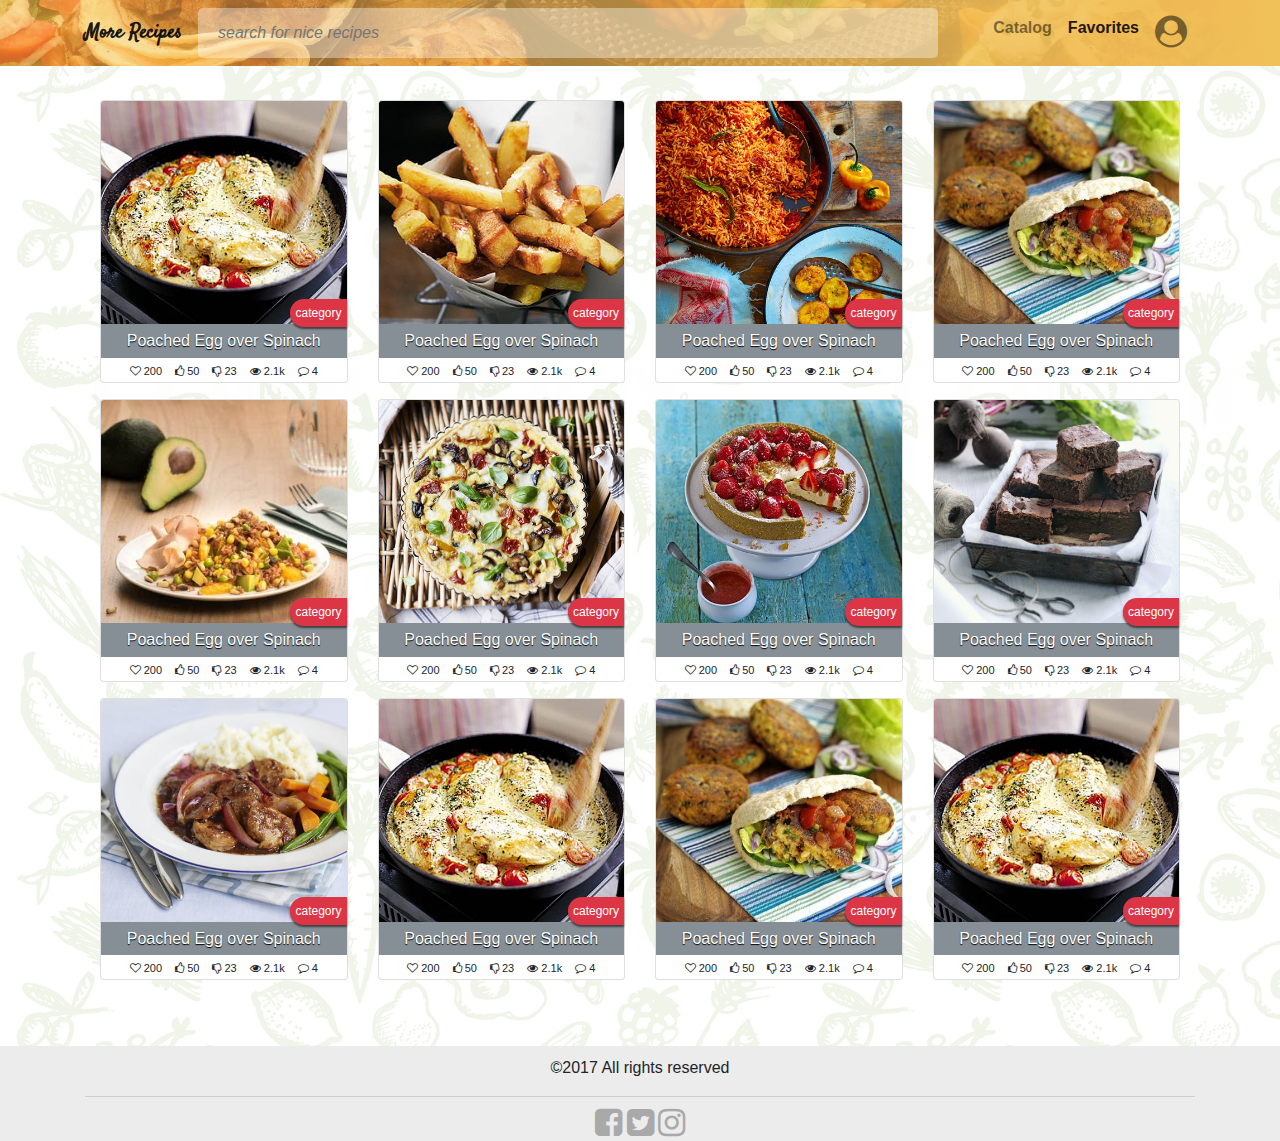
<file: fav.html>
<!DOCTYPE html>
<html lang="en">

<head>
  <title>More Recipe</title>
  <meta charset="UTF-8">
  <meta name="viewport" content="width=device-width, initial-scale=1">
  <link rel="stylesheet" href="css/animate.css">
  <link href="https://fonts.googleapis.com/css?family=Satisfy" rel="stylesheet">
  <link rel="stylesheet" href="css/bootstrap.css">
  <link rel="stylesheet" href="css/font-awesome.min.css">
  <link href="css/style.css" rel="stylesheet">
</head>

<body>


  <section class="container-fluid fixed">

    <div class="">
      <nav class="navbar navbar-expand-lg navbar-light fixed-top bg-navbar">
        <div class="container">
          <a class="navbar-brand mr-3" href="index.html">
            More Recipes
          </a>
          <button class="navbar-toggler" type="button" data-toggle="collapse" data-target="#navbarSupportedContent" aria-controls="navbarSupportedContent" aria-expanded="false" aria-label="Toggle navigation">
            <span class="navbar-toggler-icon"></span>
          </button>
          <form class=" col-lg-9 col-md-12 col-sm-12 text-center p-0 m-0">
            <input type="search" name="search" placeholder="search for nice recipes">
          </form>
          <div class="collapse navbar-collapse justify-content-end" id="navbarSupportedContent">
            <ul class="navbar-nav">

              <li class="nav-item ">
                <a class="nav-link" href="catalog.html">Catalog</a>
              </li>
              <li class="nav-item active">
                <a class="nav-link" href="fav.html">Favorites
                </a>
              </li>
              <li class="nav-item dropdown">
                <a class="nav-link " href="#" id="navbarDropdownMenuLink" data-toggle="dropdown" aria-haspopup="true" aria-expanded="false">
                  <i class="fa fa-user-circle fa-2x" aria-hidden="true"></i>
                </a>
                <div class="dropdown-menu" aria-labelledby="navbarDropdownMenuLink">
                    <a class="dropdown-item" href="profile.html">Profile</a>
                  <a class="dropdown-item" href="signin.html">Sign in</a>
                  <a class="dropdown-item" href="signup.html">Sign up</a>
                </div>
              </li>
            </ul>
          </div>
        </div>
      </nav>
    </div>
  </section>

  <section class="container" id="catalog">
      <div class="row justify-content-center">
        <div class="col-lg-3 col-sm-10 mb-3  col-md-4 animate" data-animate="bounceIn" data-duration="1.0s" data-delay="0.1s" data-offset="100" >
          <a href="item_id.html">
            <div class="card animate">
                <div class="description">
                    <h6>Description</h6>
                    Lorem, ipsum dolor sit amet consectetur adipisicing elit. Iste magnam sequi libero nulla ducimus a enim, saepe ex earum? Provident ullam ex aperiam architecto quod, voluptate ut culpa veritatis omnis.
                  </div>
              <img class="card-img-top" src="img/recipe-image-legacy-id--1035651_10.jpg" alt="Card image cap">
              <div class="card-body p-0 text-center social-icons">
                <a href="#"><span class="tag bg-danger">category</span></a>
                <h6 class="card-title custom-bg bg-secondary p-2 m-0 text-truncate ">Poached Egg over Spinach </h6>
                <span>
                    <i class="fa fa-heart-o" aria-hidden="true"></i>
                  200
                </span>
                <span>
                    <i class="fa fa-thumbs-o-up" aria-hidden="true"></i>
                    50
                </span>
                <span>
                    <i class="fa fa-thumbs-o-down" aria-hidden="true"></i>
                  23
                </span>
                <span>
                    <i class="fa fa-eye" aria-hidden="true"></i>
                  2.1k
                </span>
                <span>
                    <i class="fa fa-comment-o" aria-hidden="true"></i>
                      4
                </span>
              </div>
            </div>
          </a>
        </div>
  
        <div class="col-lg-3 col-sm-10 mb-3  col-md-4 animate" data-animate="bounceIn" data-duration="1.0s" data-delay="0.1s" data-offset="100">
          <a href="item_id.html">
            <div class="card animate">
                <div class="description">
                    <h6>Description</h6>
                    Lorem, ipsum dolor sit amet consectetur adipisicing elit. Iste magnam sequi libero nulla ducimus a enim, saepe ex earum? Provident ullam ex aperiam architecto quod, voluptate ut culpa veritatis omnis.
                  </div>
              <img class="card-img-top" src="img/1416568821777.jpg" alt="Card image cap">
              <div class="card-body p-0 text-center social-icons">
                <a href="#"><span class="tag bg-danger">category</span></a>
                <h6 class="card-title custom-bg bg-secondary p-2 m-0 text-truncate ">Poached Egg over Spinach </h6>
                <span>
                    <i class="fa fa-heart-o" aria-hidden="true"></i>
                  200
                </span>
                <span>
                    <i class="fa fa-thumbs-o-up" aria-hidden="true"></i>
                    50
                </span>
                <span>
                    <i class="fa fa-thumbs-o-down" aria-hidden="true"></i>
                  23
                </span>
                <span>
                    <i class="fa fa-eye" aria-hidden="true"></i>
                  2.1k
                </span>
                <span>
                    <i class="fa fa-comment-o" aria-hidden="true"></i>
                      4
                </span>
              </div>
            </div>
          </a>
        </div>
  
        <div class="col-lg-3 col-sm-10 mb-3  col-md-4 animate" data-animate="bounceIn" data-duration="1.0s" data-delay="0.1s" data-offset="100">
          <a href="item_id.html">
            <div class="card animate">
                <div class="description">
                    <h6>Description</h6>
                    Lorem, ipsum dolor sit amet consectetur adipisicing elit. Iste magnam sequi libero nulla ducimus a enim, saepe ex earum? Provident ullam ex aperiam architecto quod, voluptate ut culpa veritatis omnis.
                  </div>
              <img class="card-img-top" src="img/e5bf6d96d76b37f6da3351b4bff7b0e9--african-vegan-recipes-vegan-african-food.jpg" alt="Card image cap">
              <div class="card-body p-0 text-center social-icons">
                <a href="#"><span class="tag bg-danger">category</span></a>
                <h6 class="card-title custom-bg bg-secondary p-2 m-0 text-truncate ">Poached Egg over Spinach </h6>
                <span>
                    <i class="fa fa-heart-o" aria-hidden="true"></i>
                  200
                </span>
                <span>
                    <i class="fa fa-thumbs-o-up" aria-hidden="true"></i>
                    50
                </span>
                <span>
                    <i class="fa fa-thumbs-o-down" aria-hidden="true"></i>
                  23
                </span>
                <span>
                    <i class="fa fa-eye" aria-hidden="true"></i>
                  2.1k
                </span>
                <span>
                    <i class="fa fa-comment-o" aria-hidden="true"></i>
                      4
                </span>
              </div>
            </div>
          </a>
        </div>
  
        <div class="col-lg-3 col-sm-10 mb-3  col-md-4 animate" data-animate="bounceIn" data-duration="1.0s" data-delay="0.1s" data-offset="100">
          <a href="item_id.html">
            <div class="card animate">
                <div class="description">
                    <h6>Description</h6>
                    Lorem, ipsum dolor sit amet consectetur adipisicing elit. Iste magnam sequi libero nulla ducimus a enim, saepe ex earum? Provident ullam ex aperiam architecto quod, voluptate ut culpa veritatis omnis.
                  </div>
              <img class="card-img-top" src="img/e71a8907c9cd529dce1ec0e007e45964.jpg" alt="Card image cap">
              <div class="card-body p-0 text-center social-icons">
                <a href="#"><span class="tag bg-danger">category</span></a>
                <h6 class="card-title custom-bg bg-secondary p-2 m-0 text-truncate ">Poached Egg over Spinach </h6>
                <span>
                    <i class="fa fa-heart-o" aria-hidden="true"></i>
                  200
                </span>
                <span>
                    <i class="fa fa-thumbs-o-up" aria-hidden="true"></i>
                    50
                </span>
                <span>
                    <i class="fa fa-thumbs-o-down" aria-hidden="true"></i>
                  23
                </span>
                <span>
                    <i class="fa fa-eye" aria-hidden="true"></i>
                  2.1k
                </span>
                <span>
                    <i class="fa fa-comment-o" aria-hidden="true"></i>
                      4
                </span>
              </div>
            </div>
          </a>
        </div>
  
        <div class="col-lg-3 col-sm-10 mb-3  col-md-4 animate" data-animate="bounceIn" data-duration="1.0s" data-delay="0.1s" data-offset="100">
          <a href="item_id.html">
            <div class="card animate">
                <div class="description">
                    <h6>Description</h6>
                    Lorem, ipsum dolor sit amet consectetur adipisicing elit. Iste magnam sequi libero nulla ducimus a enim, saepe ex earum? Provident ullam ex aperiam architecto quod, voluptate ut culpa veritatis omnis.
                  </div>
              <img class="card-img-top" src="img/J4_P6_Salade-Riz-Jambon-Dinde_03_small2-440x400.jpg" alt="Card image cap">
              <div class="card-body p-0 text-center social-icons">
                <a href="#"><span class="tag bg-danger">category</span></a>
                <h6 class="card-title custom-bg bg-secondary p-2 m-0 text-truncate ">Poached Egg over Spinach </h6>
                <span>
                    <i class="fa fa-heart-o" aria-hidden="true"></i>
                  200
                </span>
                <span>
                    <i class="fa fa-thumbs-o-up" aria-hidden="true"></i>
                    50
                </span>
                <span>
                    <i class="fa fa-thumbs-o-down" aria-hidden="true"></i>
                  23
                </span>
                <span>
                    <i class="fa fa-eye" aria-hidden="true"></i>
                  2.1k
                </span>
                <span>
                    <i class="fa fa-comment-o" aria-hidden="true"></i>
                      4
                </span>
              </div>
            </div>
          </a>
        </div>
  
        <div class="col-lg-3 col-sm-10 mb-3  col-md-4 animate" data-animate="bounceIn" data-duration="1.0s" data-delay="0.1s" data-offset="100">
          <a href="item_id.html">
            <div class="card animate">
                <div class="description">
                    <h6>Description</h6>
                    Lorem, ipsum dolor sit amet consectetur adipisicing elit. Iste magnam sequi libero nulla ducimus a enim, saepe ex earum? Provident ullam ex aperiam architecto quod, voluptate ut culpa veritatis omnis.
                  </div>
              <img class="card-img-top" src="img/tart_6.jpg" alt="Card image cap">
              <div class="card-body p-0 text-center social-icons">
                <a href="#"><span class="tag bg-danger">category</span></a>
                <h6 class="card-title custom-bg bg-secondary p-2 m-0 text-truncate ">Poached Egg over Spinach </h6>
                <span>
                    <i class="fa fa-heart-o" aria-hidden="true"></i>
                  200
                </span>
                <span>
                    <i class="fa fa-thumbs-o-up" aria-hidden="true"></i>
                    50
                </span>
                <span>
                    <i class="fa fa-thumbs-o-down" aria-hidden="true"></i>
                  23
                </span>
                <span>
                    <i class="fa fa-eye" aria-hidden="true"></i>
                  2.1k
                </span>
                <span>
                    <i class="fa fa-comment-o" aria-hidden="true"></i>
                      4
                </span>
              </div>
            </div>
          </a>
        </div>
  
        <div class="col-lg-3 col-sm-10 mb-3  col-md-4 animate" data-animate="bounceIn" data-duration="1.0s" data-delay="0.1s" data-offset="100">
          <a href="item_id.html">
            <div class="card animate">
                <div class="description">
                    <h6>Description</h6>
                    Lorem, ipsum dolor sit amet consectetur adipisicing elit. Iste magnam sequi libero nulla ducimus a enim, saepe ex earum? Provident ullam ex aperiam architecto quod, voluptate ut culpa veritatis omnis.
                  </div>
              <img class="card-img-top" src="img/strawberry4.jpg" alt="Card image cap">
              <div class="card-body p-0 text-center social-icons">
                <a href="#"><span class="tag bg-danger">category</span></a>
                <h6 class="card-title custom-bg bg-secondary p-2 m-0 text-truncate ">Poached Egg over Spinach </h6>
                <span>
                    <i class="fa fa-heart-o" aria-hidden="true"></i>
                  200
                </span>
                <span>
                    <i class="fa fa-thumbs-o-up" aria-hidden="true"></i>
                    50
                </span>
                <span>
                    <i class="fa fa-thumbs-o-down" aria-hidden="true"></i>
                  23
                </span>
                <span>
                    <i class="fa fa-eye" aria-hidden="true"></i>
                  2.1k
                </span>
                <span>
                    <i class="fa fa-comment-o" aria-hidden="true"></i>
                      4
                </span>
              </div>
            </div>
          </a>
        </div>
  
        <div class="col-lg-3 col-sm-10 mb-3  col-md-4 animate" data-animate="bounceIn" data-duration="1.0s" data-delay="0.1s" data-offset="100">
          <a href="item_id.html">
            <div class="card animate">
                <div class="description">
                    <h6>Description</h6>
                    Lorem, ipsum dolor sit amet consectetur adipisicing elit. Iste magnam sequi libero nulla ducimus a enim, saepe ex earum? Provident ullam ex aperiam architecto quod, voluptate ut culpa veritatis omnis.
                  </div>
              <img class="card-img-top" src="img/recipe-image-legacy-id-376526_12.jpg" alt="Card image cap">
              <div class="card-body p-0 text-center social-icons">
                <a href="#"><span class="tag bg-danger">category</span></a>
                <h6 class="card-title custom-bg bg-secondary p-2 m-0 text-truncate ">Poached Egg over Spinach </h6>
                <span>
                    <i class="fa fa-heart-o" aria-hidden="true"></i>
                  200
                </span>
                <span>
                    <i class="fa fa-thumbs-o-up" aria-hidden="true"></i>
                    50
                </span>
                <span>
                    <i class="fa fa-thumbs-o-down" aria-hidden="true"></i>
                  23
                </span>
                <span>
                    <i class="fa fa-eye" aria-hidden="true"></i>
                  2.1k
                </span>
                <span>
                    <i class="fa fa-comment-o" aria-hidden="true"></i>
                      4
                </span>
              </div>
            </div>
          </a>
        </div>
        <div class="col-lg-3 col-sm-10 mb-3  col-md-4 animate" data-animate="bounceIn" data-duration="1.0s" data-delay="0.1s" data-offset="100">
          <a href="item_id.html">
            <div class="card animate">
                <div class="description">
                    <h6>Description</h6>
                    Lorem, ipsum dolor sit amet consectetur adipisicing elit. Iste magnam sequi libero nulla ducimus a enim, saepe ex earum? Provident ullam ex aperiam architecto quod, voluptate ut culpa veritatis omnis.
                  </div>
              <img class="card-img-top" src="img/recipe-image-legacy-id--496467_10.jpg" alt="Card image cap">
              <div class="card-body p-0 text-center social-icons">
                <a href="#"><span class="tag bg-danger">category</span></a>
                <h6 class="card-title custom-bg bg-secondary p-2 m-0 text-truncate ">Poached Egg over Spinach </h6>
                <span>
                    <i class="fa fa-heart-o" aria-hidden="true"></i>
                  200
                </span>
                <span>
                    <i class="fa fa-thumbs-o-up" aria-hidden="true"></i>
                    50
                </span>
                <span>
                    <i class="fa fa-thumbs-o-down" aria-hidden="true"></i>
                  23
                </span>
                <span>
                    <i class="fa fa-eye" aria-hidden="true"></i>
                  2.1k
                </span>
                <span>
                    <i class="fa fa-comment-o" aria-hidden="true"></i>
                      4
                </span>
              </div>
            </div>
          </a>
        </div>
        <div class="col-lg-3 col-sm-10 mb-3  col-md-4 animate" data-animate="bounceIn" data-duration="1.0s" data-delay="0.1s" data-offset="100">
          <a href="item_id.html">
            <div class="card animate">
                <div class="description">
                    <h6>Description</h6>
                    Lorem, ipsum dolor sit amet consectetur adipisicing elit. Iste magnam sequi libero nulla ducimus a enim, saepe ex earum? Provident ullam ex aperiam architecto quod, voluptate ut culpa veritatis omnis.
                  </div>
              <img class="card-img-top" src="img/recipe-image-legacy-id--1035651_10.jpg" alt="Card image cap">
              <div class="card-body p-0 text-center social-icons">
                <a href="#"><span class="tag bg-danger">category</span></a>
                <h6 class="card-title custom-bg bg-secondary p-2 m-0 text-truncate ">Poached Egg over Spinach </h6>
                <span>
                    <i class="fa fa-heart-o" aria-hidden="true"></i>
                  200
                </span>
                <span>
                    <i class="fa fa-thumbs-o-up" aria-hidden="true"></i>
                    50
                </span>
                <span>
                    <i class="fa fa-thumbs-o-down" aria-hidden="true"></i>
                  23
                </span>
                <span>
                    <i class="fa fa-eye" aria-hidden="true"></i>
                  2.1k
                </span>
                <span>
                    <i class="fa fa-comment-o" aria-hidden="true"></i>
                      4
                </span>
              </div>
            </div>
          </a>
        </div>
        <div class="col-lg-3 col-sm-10 mb-3  col-md-4 animate" data-animate="bounceIn" data-duration="1.0s" data-delay="0.1s" data-offset="100">
          <a href="item_id.html">
            <div class="card animate">
                <div class="description">
                    <h6>Description</h6>
                    Lorem, ipsum dolor sit amet consectetur adipisicing elit. Iste magnam sequi libero nulla ducimus a enim, saepe ex earum? Provident ullam ex aperiam architecto quod, voluptate ut culpa veritatis omnis.
                  </div>
              <img class="card-img-top" src="img/e71a8907c9cd529dce1ec0e007e45964.jpg" alt="Card image cap">
              <div class="card-body p-0 text-center social-icons">
                <a href="#"><span class="tag bg-danger">category</span></a>
                <h6 class="card-title custom-bg bg-secondary p-2 m-0 text-truncate ">Poached Egg over Spinach </h6>
                <span>
                    <i class="fa fa-heart-o" aria-hidden="true"></i>
                  200
                </span>
                <span>
                    <i class="fa fa-thumbs-o-up" aria-hidden="true"></i>
                    50
                </span>
                <span>
                    <i class="fa fa-thumbs-o-down" aria-hidden="true"></i>
                  23
                </span>
                <span>
                    <i class="fa fa-eye" aria-hidden="true"></i>
                  2.1k
                </span>
                <span>
                    <i class="fa fa-comment-o" aria-hidden="true"></i>
                      4
                </span>
              </div>
            </div>
          </a>
        </div>
        <div class="col-lg-3 col-sm-10 mb-3  col-md-4 animate" data-animate="bounceIn" data-duration="1.0s" data-delay="0.1s" data-offset="100">
          <a href="item_id.html">
            <div class="card animate">
                <div class="description">
                    <h6>Description</h6>
                    Lorem, ipsum dolor sit amet consectetur adipisicing elit. Iste magnam sequi libero nulla ducimus a enim, saepe ex earum? Provident ullam ex aperiam architecto quod, voluptate ut culpa veritatis omnis.
                  </div>
              <img class="card-img-top" src="img/recipe-image-legacy-id--1035651_10.jpg" alt="Card image cap">
              <div class="card-body p-0 text-center social-icons">
                <a href="#"><span class="tag bg-danger">category</span></a>
                <h6 class="card-title custom-bg bg-secondary p-2 m-0 text-truncate ">Poached Egg over Spinach </h6>
                <span>
                    <i class="fa fa-heart-o" aria-hidden="true"></i>
                  200
                </span>
                <span>
                    <i class="fa fa-thumbs-o-up" aria-hidden="true"></i>
                    50
                </span>
                <span>
                    <i class="fa fa-thumbs-o-down" aria-hidden="true"></i>
                  23
                </span>
                <span>
                    <i class="fa fa-eye" aria-hidden="true"></i>
                  2.1k
                </span>
                <span>
                    <i class="fa fa-comment-o" aria-hidden="true"></i>
                      4
                </span>
              </div>
            </div>
          </a>
        </div>
      </div>
  </section>

  <footer class="container-fluid">
    <div class="container ">
      <div class="row">
        <div class="col-12 footer-items">
          <p class="text-center">&copy;2017 All rights reserved</p>
        </div>
        <div class="col-12 footer-social text-center">
          <a href="#">
            <i class="fa fa-facebook-square fa-2x" aria-hidden="true"></i>
          </a>
          <a href="#">
            <i class="fa fa-twitter-square fa-2x" aria-hidden="true"></i>
          </a>
          <a href="#">
            <i class="fa fa-instagram fa-2x" aria-hidden="true"></i>
          </a>
        </div>
      </div>
    </div>
  </footer>

  <script src="js/jquery-3.2.1.min.js"></script>
  <script src="js/scrolla.jquery.min.js"></script>
  <script src="js/popper.min.js"></script>
  <script src="js/bootstrap.min.js"></script>
  <script src="slick/slick.min.js"></script>
  <script src="js/script.js"></script>
</body>

</html>
</file>
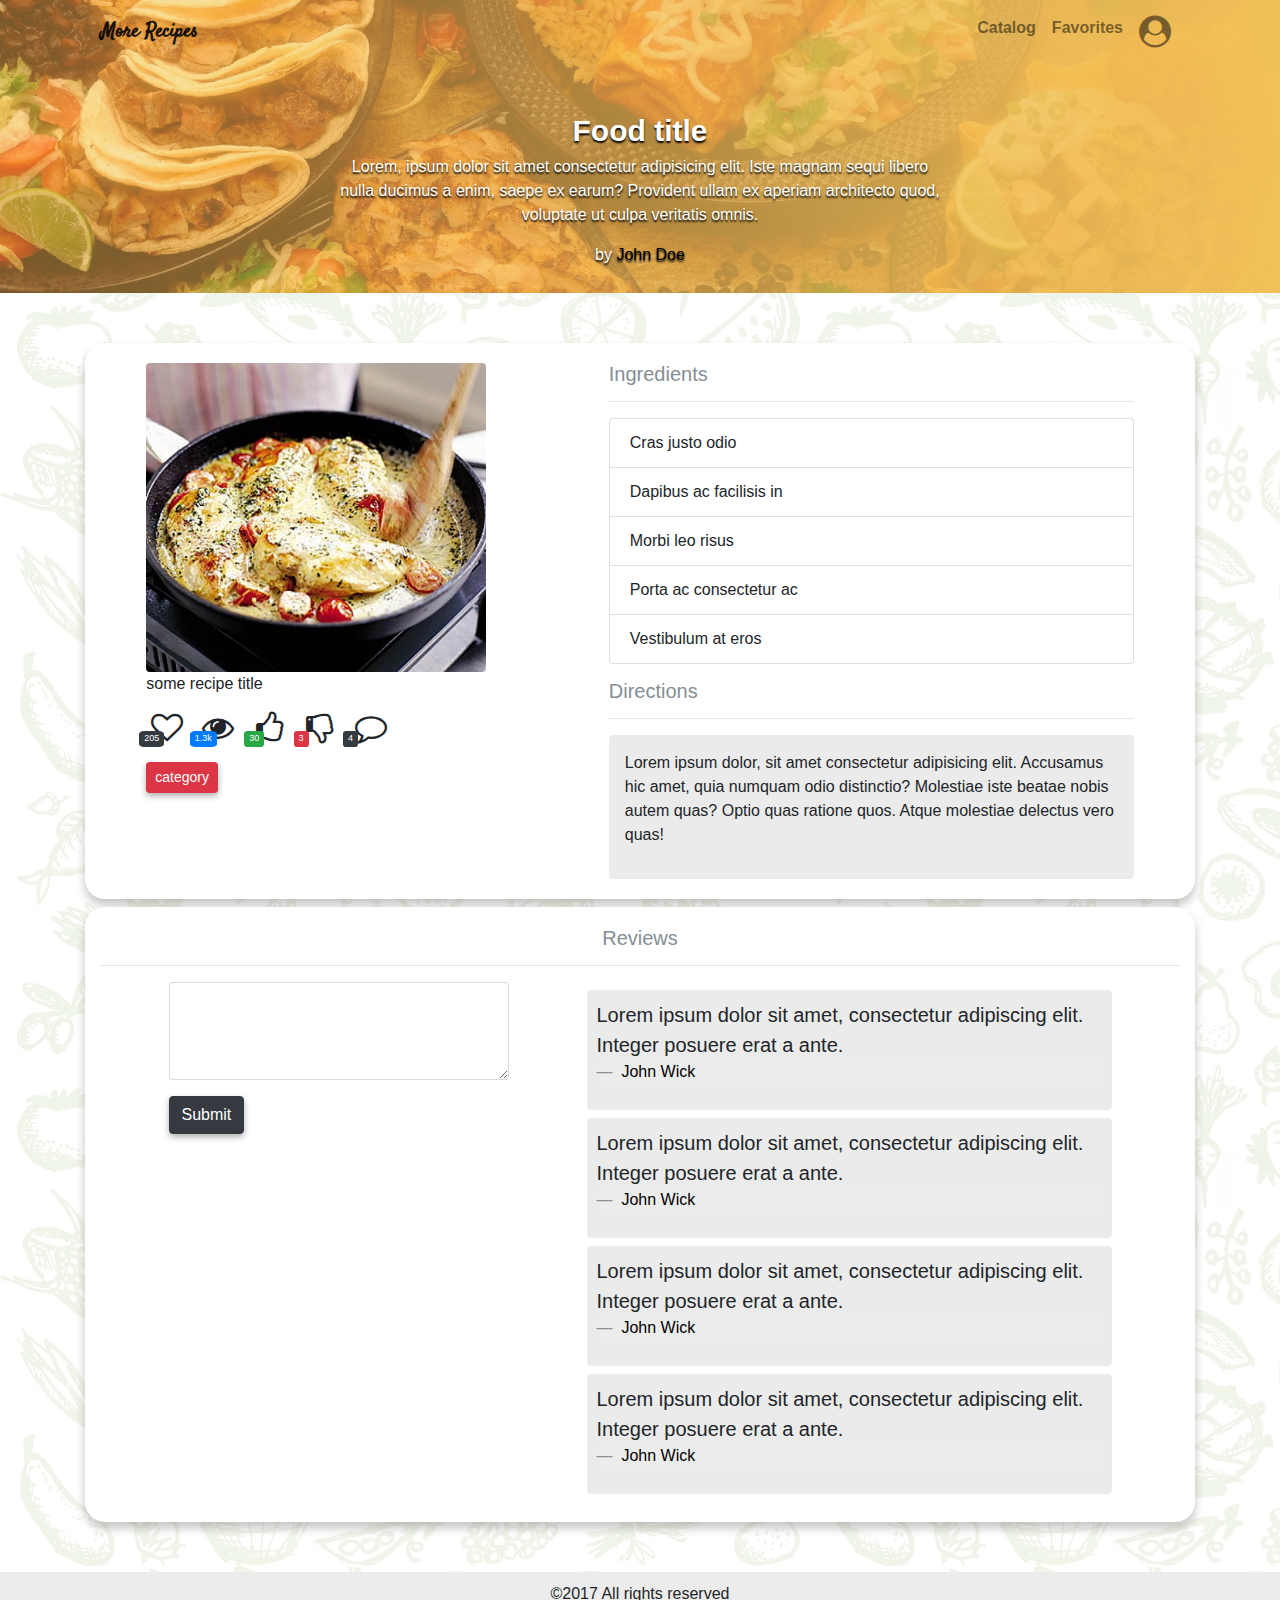
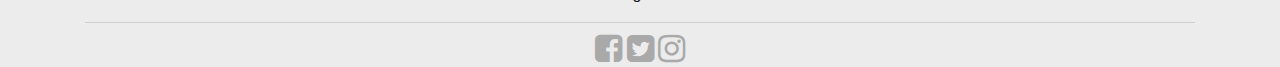
<file: item_id.html>
<html lang="en">

<head>
  <title>More Recipe</title>
  <meta charset="UTF-8">
  <meta name="viewport" content="width=device-width, initial-scale=1">
  <link href="css/animate.css" rel="stylesheet">
  <link href="https://fonts.googleapis.com/css?family=Satisfy" rel="stylesheet">
  <link rel="stylesheet" href="css/bootstrap.css">
  <link rel="stylesheet" href="css/font-awesome.min.css">
  <link href="css/style.css" rel="stylesheet">
</head>

<body>
  <section class="container-fluid ">
    <div class="header">
      <div class="container">
        <nav class="navbar navbar-expand-lg navbar-light bg-transparent">
          <a class="navbar-brand" href="index.html">
                    More Recipes
                  </a>
          <button class="navbar-toggler" type="button" data-toggle="collapse" data-target="#navbarSupportedContent" aria-controls="navbarSupportedContent" aria-expanded="false" aria-label="Toggle navigation">
                    <span class="navbar-toggler-icon"></span>
                  </button>
          <div class="collapse navbar-collapse justify-content-end" id="navbarSupportedContent">
            <ul class="navbar-nav">
              <li class="nav-item">
                <a class="nav-link" href="catalog.html">Catalog</a>
              </li>
              <li class="nav-item">
                <a class="nav-link" href="fav.html">Favorites
                        </a>
              </li>
              <li class="nav-item dropdown">
                <a class="nav-link " href="#" id="navbarDropdownMenuLink" data-toggle="dropdown" aria-haspopup="true" aria-expanded="false">
                  <i class="fa fa-user-circle fa-2x" aria-hidden="true"></i>
                </a>
                <div class="dropdown-menu" aria-labelledby="navbarDropdownMenuLink">
                  <a class="dropdown-item" href="profile.html">Profile</a>
                  <a class="dropdown-item" href="#signin">Sign in</a>
                </div>
              </li>
            </ul>
          </div>
        </nav>
      </div>
      <div class="row header-items justify-content-center">
        <div class="col-lg-6 col-sm-10 text-center text-shadowed">
          <h4>Food title</h4>
          <p>
              Lorem, ipsum dolor sit amet consectetur adipisicing elit. Iste magnam sequi libero nulla ducimus a enim, saepe ex earum? Provident ullam ex aperiam architecto quod, voluptate ut culpa veritatis omnis.
          </p>
          <p>
            by
            <a href="user.html">John Doe</a>
          </p>
        </div>
      </div>
    </div>
  </section>

  <section class="container">
    <div class="row justify-content-center recipe-item-section">
      <div class="col-lg-4 col-sm-12  mb-5 recipe-image">
        <figure>
          <img src="img/recipe-image-legacy-id--1035651_10.jpg" alt="foodie" class="img-fluid rounded">
          <figcaption>some recipe title</figcaption>
        </figure>
        <div class="d-inline">
              <span class="text-center card-link">
                    <i class="fa fa-heart-o fa-2x" aria-hidden="true" id="favorite"></i>
                    <em class="bg-dark">205</em>
                </span>
              <span class="text-center card-link m-1">
                  <i class="fa fa-eye  fa-2x" aria-hidden="true"></i>
                  <em class="bg-primary">1.3k</em>
                </span>
              
                <span class="text-center card-link m-1">
                    <i class="fa fa-thumbs-o-up fa-2x" aria-hidden="true" id="like" ></i>
                    <em class="bg-success">30</em>
                </span>
              <span class="text-center card-link m-1">
                      <i class="fa fa-thumbs-o-down fa-2x" aria-hidden="true" id="dislike"></i>
                      <em class="bg-danger">3</em>
                  </span>
             
                <span class="text-center card-link m-1">
                    <i class="fa fa-comment-o  fa-2x" aria-hidden="true"></i>
                    <em class="bg-dark">4</em>
                  </span>
        </div>
        <div class="mt-3">
            <a href="#" class="btn btn-danger btn-sm" role="button">category</a>
        </div>
        
        
      </div>
      <div class="col-1">

      </div>
      <div class="col-lg-6 col-sm-12">
        <h5 class="text-muted">Ingredients</h5>
        <hr>
        <div class="pb-3">
          <ul class="list-group">
            <li class="list-group-item">Cras justo odio</li>
            <li class="list-group-item">Dapibus ac facilisis in</li>
            <li class="list-group-item">Morbi leo risus</li>
            <li class="list-group-item">Porta ac consectetur ac</li>
            <li class="list-group-item">Vestibulum at eros</li>
          </ul>
        </div>
        <h5 class="text-muted">Directions</h5>
        <hr>
        <div class="p-3 direction rounded">
          <p>
            Lorem ipsum dolor, sit amet consectetur adipisicing elit. Accusamus hic amet, quia numquam odio distinctio? Molestiae iste beatae nobis autem quas? Optio quas ratione quos. Atque molestiae delectus vero quas!
          </p>
        </div>
      </div>
    </div>
    <div class="row justify-content-center mt-2 recipe-item-section">
      <div class="col-12">
        <h5 class="text-center text-muted">Reviews</h5>
        <hr>
      </div>
      <div class="col-lg-4 col-sm-12 mr-5 recipe-image">
        <form id="signin">
          <div class="form-row">
            <div class="form-group col-md-12 col-sm-12">
              <textarea class="form-control" id="FormControlTextarea" rows="4"></textarea>
            </div>
          </div>
          <button type="submit" class="btn btn-dark">Submit</button>
        </form>
      </div>
      <div class="col-lg-6 col-sm-12 ">
        <div class="direction rounded my-2">
          <blockquote class="blockquote">
            <p class="mb-0">Lorem ipsum dolor sit amet, consectetur adipiscing elit. Integer posuere erat a ante.</p>
            <footer class="blockquote-footer"> <a href="user.html"> John Wick</a> </footer>
          </blockquote>
        </div>
        <div class="direction rounded my-2">
          <blockquote class="blockquote">
            <p class="mb-0">Lorem ipsum dolor sit amet, consectetur adipiscing elit. Integer posuere erat a ante.</p>
            <footer class="blockquote-footer"> <a href="user.html"> John Wick</a> </footer>
          </blockquote>
        </div>
        <div class="direction rounded my-2">
          <blockquote class="blockquote">
            <p class="mb-0">Lorem ipsum dolor sit amet, consectetur adipiscing elit. Integer posuere erat a ante.</p>
            <footer class="blockquote-footer"> <a href="user.html"> John Wick</a> </footer>
          </blockquote>
        </div>
        <div class="direction rounded my-2">
          <blockquote class="blockquote">
            <p class="mb-0">Lorem ipsum dolor sit amet, consectetur adipiscing elit. Integer posuere erat a ante.</p>
            <footer class="blockquote-footer"> <a href="user.html"> John Wick</a> </footer>
          </blockquote>
        </div>
      </div>
    </div>


  </section>

  <footer class="container-fluid">
    <div class="container ">
      <div class="row">
        <div class="col-12 footer-items">
          <p class="text-center copy">&copy;2017 All rights reserved</p>
        </div>
        <div class="col-12 footer-social text-center">
          <a href="#">
            <i class="fa fa-facebook-square fa-2x" aria-hidden="true"></i>
          </a>
          <a href="#">
            <i class="fa fa-twitter-square fa-2x" aria-hidden="true"></i>
          </a>
          <a href="#">
            <i class="fa fa-instagram fa-2x" aria-hidden="true"></i>
          </a>
        </div>
      </div>
    </div>
  </footer>
  <script src="js/jquery-3.2.1.min.js"></script>
  <script src="js/popper.min.js"></script>
  <script src="js/bootstrap.min.js"></script>
  <script src="js/script.js"></script>
</body>

</html>
</file>
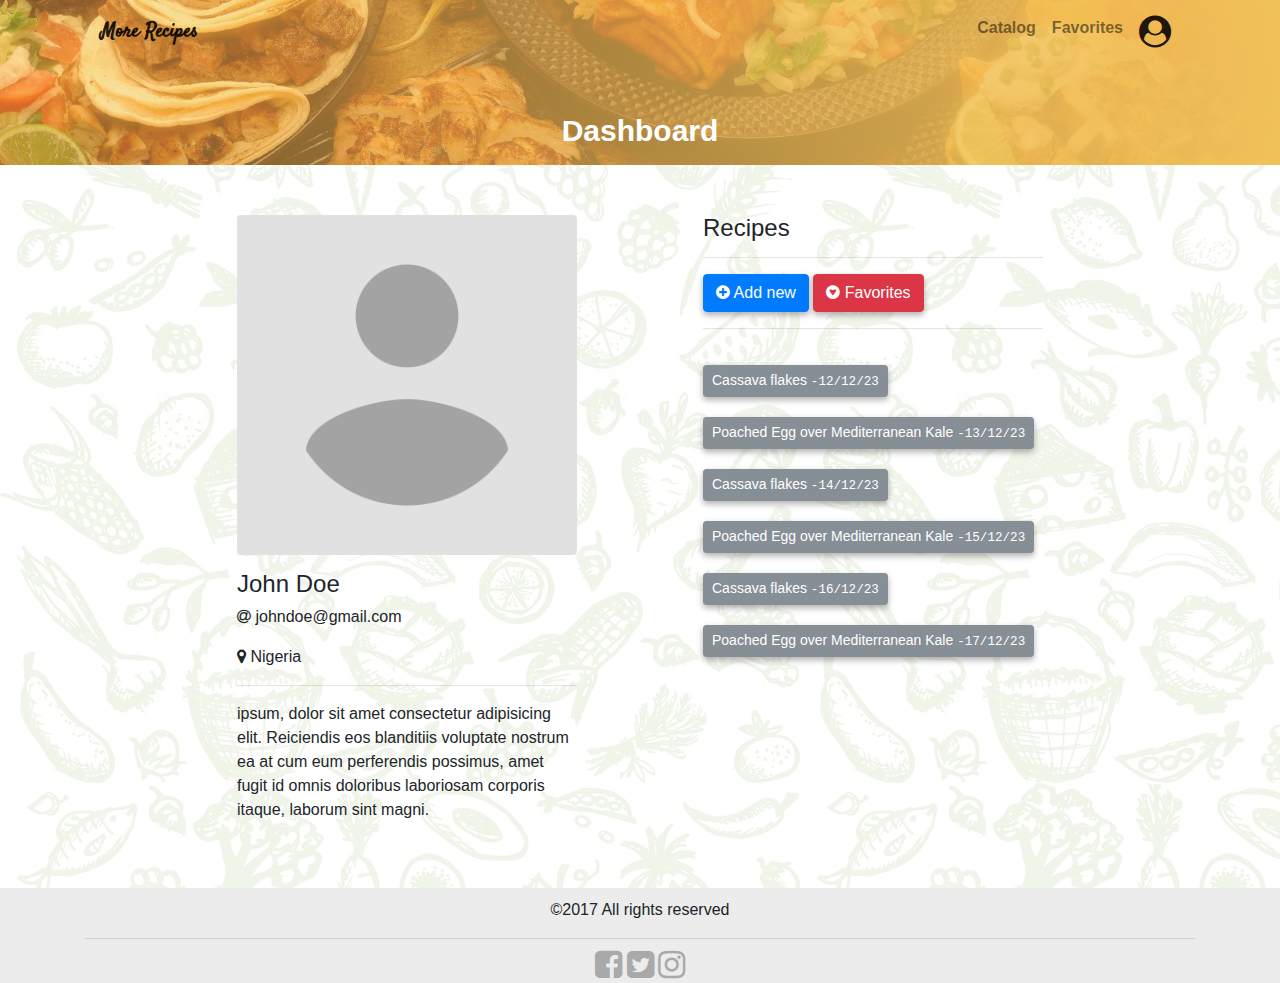
<file: profile.html>
<html lang="en">

<head>
  <title>More Recipe</title>
  <meta charset="UTF-8">
  <meta name="viewport" content="width=device-width, initial-scale=1">
  <link href="https://fonts.googleapis.com/css?family=Satisfy" rel="stylesheet">
  <link rel="stylesheet" href="css/bootstrap.css">
  <link rel="stylesheet" href="css/font-awesome.min.css">
  <link href="css/style.css" rel="stylesheet">
</head>

<body>
  <section class="container-fluid ">
    <div class="header">
      <div class="container">
        <nav class="navbar navbar-expand-lg navbar-light bg-transparent">
          <a class="navbar-brand" href="index.html">
                    More Recipes
                  </a>
          <button class="navbar-toggler" type="button" data-toggle="collapse" data-target="#navbarSupportedContent" aria-controls="navbarSupportedContent" aria-expanded="false" aria-label="Toggle navigation">
                    <span class="navbar-toggler-icon"></span>
                  </button>
          <div class="collapse navbar-collapse justify-content-end" id="navbarSupportedContent">
            <ul class="navbar-nav">
              <li class="nav-item">
                <a class="nav-link" href="catalog.html">Catalog</a>
              </li>
              <li class="nav-item">
                <a class="nav-link" href="fav.html">Favorites
                        </a>
              </li>
              <li class="nav-item dropdown active">
                <a class="nav-link " href="#" id="navbarDropdownMenuLink" data-toggle="dropdown" aria-haspopup="true" aria-expanded="false">
                  <i class="fa fa-user-circle fa-2x" aria-hidden="true"></i>
                </a>
                <div class="dropdown-menu" aria-labelledby="navbarDropdownMenuLink">
                  <a class="dropdown-item" href="#">Sign out</a>
                </div>
              </li>
            </ul>
          </div>
        </nav>

      </div>
      <div class="row header-items justify-content-center">
        <div class="col-lg-6 col-sm-10 text-center">
          <h4>Dashboard</h4>
        </div>
      </div>
    </div>
  </section>

  <section class="container profile">
    <div class="row justify-content-center">
      <div class="col-lg-4 col-sm-12 mr-5">
        <img src="img/Profile_avatar_placeholder_large.png" alt="foodie" class="img-fluid rounded mb-3">
        <h4>John Doe</h4>
        <p><i class="fa fa-at" aria-hidden="true"></i> johndoe@gmail.com</p>
        <p><i class="fa fa-map-marker" aria-hidden="true"></i> Nigeria</p>
        <hr/>
        <p>ipsum, dolor sit amet consectetur adipisicing elit. Reiciendis eos blanditiis voluptate nostrum ea at cum eum perferendis possimus, amet fugit id omnis doloribus laboriosam corporis itaque, laborum sint magni.</p>
      </div>
      <div class="col-lg-4 col-sm-12 recipe-lists ml-5">
        <h4>Recipes </h4>
        <hr>
        <a class="btn btn-primary  " role="button" href="addNew.html"><i class="fa fa-plus-circle " aria-hidden="true"></i> Add new</a>
        <a href="fav.html" class="btn btn-danger " role="button"> <i class="fa fa-gratipay" aria-hidden="true"></i> Favorites</a>
        <hr>

        <a class="btn btn-secondary btn-sm recipe-title" role="button" href="item_id.html">
          Cassava flakes <code>-12/12/23</code> 
          
      </a>
        <a href="item_id.html" class="btn btn-secondary btn-sm recipe-title" role="button">
          Poached Egg over Mediterranean Kale <code>-13/12/23</code> 
      </a>
        <a class="btn btn-secondary btn-sm recipe-title" role="button" href="item_id.html">
          Cassava flakes <code>-14/12/23</code> 
      </a>
        <a href="item_id.html" class="btn btn-secondary btn-sm recipe-title" role="button">
          Poached Egg over Mediterranean Kale <code>-15/12/23</code> 
      </a>
        <a class="btn btn-secondary btn-sm recipe-title" role="button" href="item_id.html">
          Cassava flakes <code>-16/12/23</code> 
      </a>
        <a href="item_id.html" class="btn btn-secondary btn-sm recipe-title" role="button">
          Poached Egg over Mediterranean Kale <code>-17/12/23</code> 
      </a>
      </div>
    </div>
    </div>

  </section>

  <footer class="container-fluid">
    <div class="container ">
      <div class="row">
        <div class="col-12 footer-items">
          <p class="text-center copy">&copy;2017 All rights reserved</p>
        </div>
        <div class="col-12 footer-social text-center">
          <a href="#">
            <i class="fa fa-facebook-square fa-2x" aria-hidden="true"></i>
          </a>
          <a href="#">
            <i class="fa fa-twitter-square fa-2x" aria-hidden="true"></i>
          </a>
          <a href="#">
            <i class="fa fa-instagram fa-2x" aria-hidden="true"></i>
          </a>
        </div>
      </div>
    </div>
  </footer>
  <script src="js/jquery-3.2.1.min.js"></script>
  <script src="js/popper.min.js"></script>
  <script src="js/bootstrap.min.js"></script>
  <script src="js/script.js"></script>
</body>

</html>
</file>
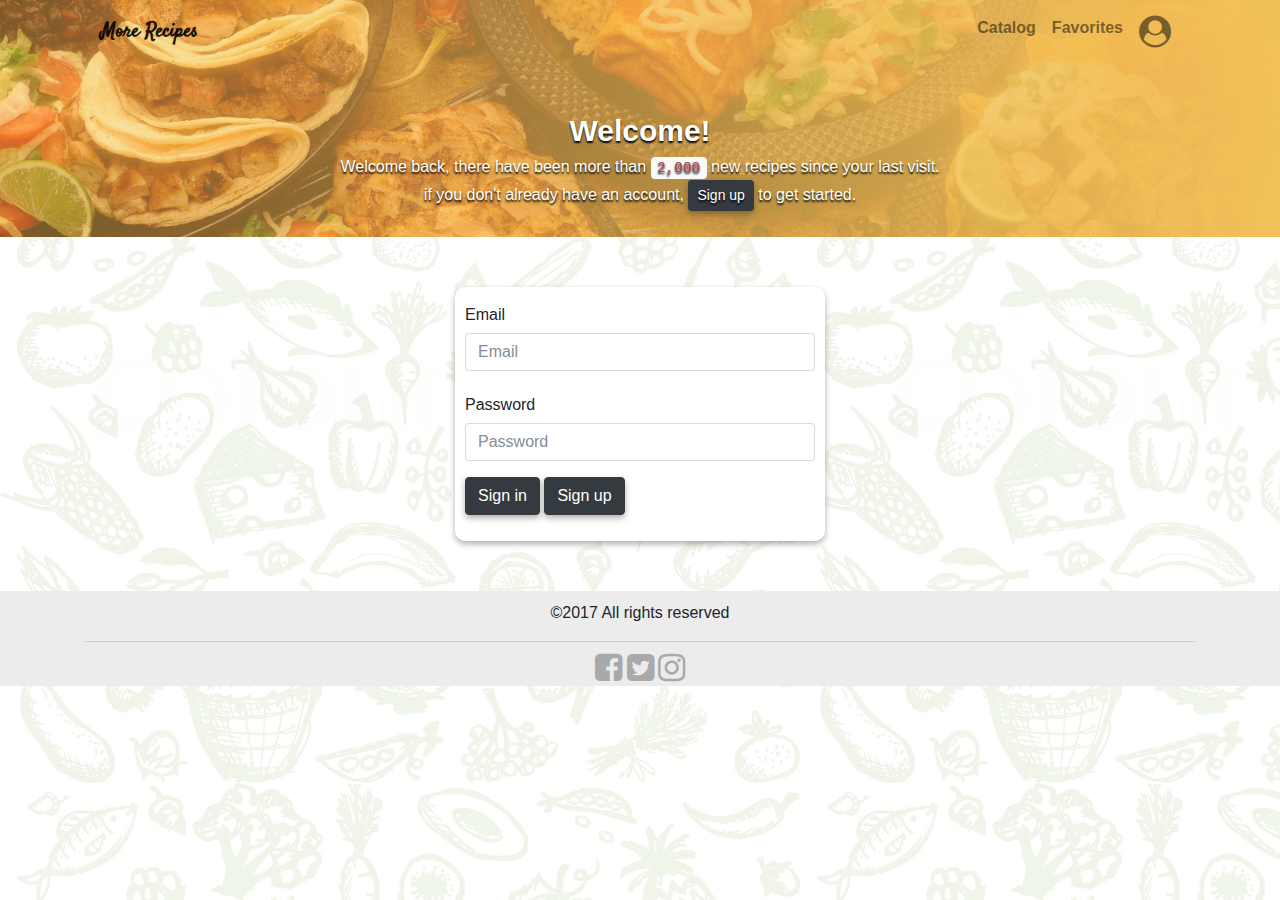
<file: signin.html>
<html lang="en">

<head>
  <title>More Recipe</title>
  <meta charset="UTF-8">
  <meta name="viewport" content="width=device-width, initial-scale=1">
  <link href="https://fonts.googleapis.com/css?family=Satisfy" rel="stylesheet">
  <link rel="stylesheet" href="css/bootstrap.css">
  <link rel="stylesheet" href="css/font-awesome.min.css">
  <link rel="stylesheet" href="slick/slick.css">
  <link rel="stylesheet" href="slick/slick-theme.css">
  <link href="css/style.css" rel="stylesheet">
</head>

<body>
  <section class="container-fluid ">
    <div class="header">
      <div class="container">
        <nav class="navbar navbar-expand-lg navbar-light bg-transparent">
          <a class="navbar-brand" href="index.html">
                More Recipes
              </a>
          <button class="navbar-toggler" type="button" data-toggle="collapse" data-target="#navbarSupportedContent" aria-controls="navbarSupportedContent" aria-expanded="false" aria-label="Toggle navigation">
                <span class="navbar-toggler-icon"></span>
              </button>
          <div class="collapse navbar-collapse justify-content-end" id="navbarSupportedContent">
            <ul class="navbar-nav">
              <li class="nav-item">
                <a class="nav-link" href="catalog.html">Catalog</a>
              </li>
              <li class="nav-item">
                <a class="nav-link" href="fav.html">Favorites
                    </a>
              </li>
              <li class="nav-item dropdown">
                <a class="nav-link " href="#" id="navbarDropdownMenuLink" data-toggle="dropdown" aria-haspopup="true" aria-expanded="false">
                  <i class="fa fa-user-circle fa-2x" aria-hidden="true"></i>
                </a>
                <div class="dropdown-menu" aria-labelledby="navbarDropdownMenuLink">
                  <a class="dropdown-item" href="user.html">Profile</a>
                  <a class="dropdown-item" href="#signin">Sign in</a>
                </div>
              </li>
            </ul>
          </div>
        </nav>
      </div>
      <div class="row header-items justify-content-center">
        <div class="col-lg-6 col-sm-10 text-center text-shadowed">
          <h4>Welcome!</h4>
          <p>
            Welcome back, there have been more than <code>2,000</code> new recipes since your last visit.
            if you don't already have an account,
            <a href="signup.html" class="btn btn-dark btn-sm " role="button">Sign up</a> to get started.
          </p>
        </div>
      </div>
    </div>
  </section>

  <section class="container ">
    <div class="row justify-content-center">
      <div class="col-lg-4 col-sm-12 form-items">
        <form id="signin">
          <div class="form-row">
            <div class="form-group col-12">
              <label for="inputEmail4" class="col-form-label">Email</label>
              <input type="email" class="form-control" id="inputEmail4" placeholder="Email">
            </div>
          </div>
          <div class="form-row">
            <div class="form-group col-md-12">
              <label for="inputPassword4" class="col-form-label">Password
                  </label>
              <input type="password" class="form-control" id="inputPassword4" placeholder="Password">
            </div>
          </div>
          <button type="submit" class="btn btn-dark">Sign in</button>
          <a href="signup.html" class="btn btn-dark">Sign up</a>
        </form>
      </div>
    </div>
  </section>

  <footer class="container-fluid">
    <div class="container ">
      <div class="row">
        <div class="col-12 footer-items">
          <p class="text-center copy">&copy;2017 All rights reserved</p>
        </div>
        <div class="col-12 footer-social text-center">
          <a href="#">
            <i class="fa fa-facebook-square fa-2x" aria-hidden="true"></i>
          </a>
          <a href="#">
            <i class="fa fa-twitter-square fa-2x" aria-hidden="true"></i>
          </a>
          <a href="#">
            <i class="fa fa-instagram fa-2x" aria-hidden="true"></i>
          </a>
        </div>
      </div>
    </div>
  </footer>
  <script src="js/jquery-3.2.1.min.js"></script>
  <script src="js/popper.min.js"></script>
  <script src="js/bootstrap.min.js"></script>
  <script src="js/script.js"></script>
</body>

</html>
</file>
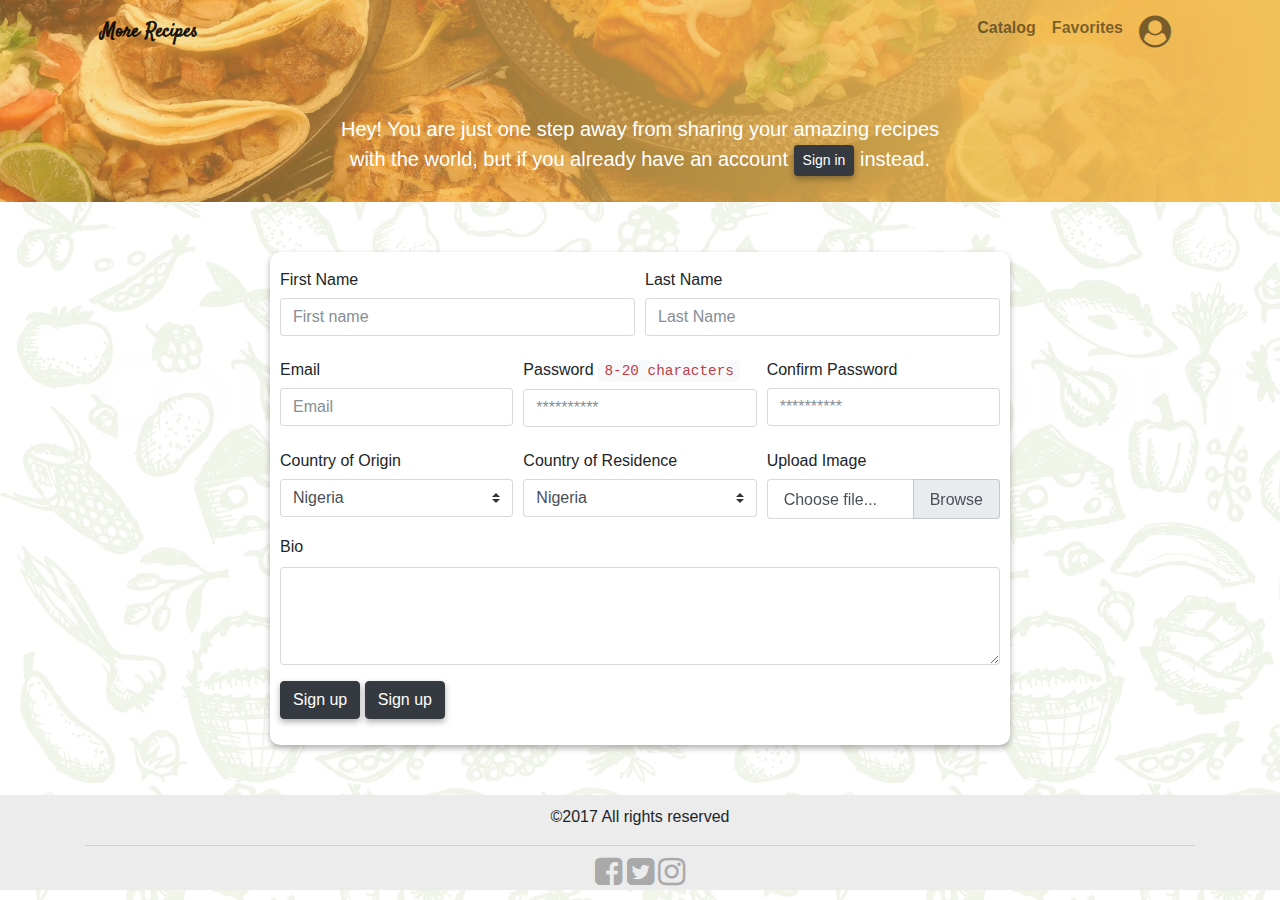
<file: signup.html>
<html lang="en">

<head>
  <title>More Recipe</title>
  <meta charset="UTF-8">
  <meta name="viewport" content="width=device-width, initial-scale=1">
  <link href="https://fonts.googleapis.com/css?family=Satisfy" rel="stylesheet">
  <link rel="stylesheet" href="css/bootstrap.css">
  <link rel="stylesheet" href="css/font-awesome.min.css">
  <link rel="stylesheet" href="slick/slick.css">
  <link rel="stylesheet" href="slick/slick-theme.css">
  <link href="css/style.css" rel="stylesheet">
</head>

<body>


  <section class="container-fluid ">
    <div class="header">
      <div class="container">
        <nav class="navbar navbar-expand-lg navbar-light bg-transparent">
          <a class="navbar-brand" href="index.html">
            More Recipes
          </a>
          <button class="navbar-toggler" type="button" data-toggle="collapse" data-target="#navbarSupportedContent" aria-controls="navbarSupportedContent" aria-expanded="false" aria-label="Toggle navigation">
            <span class="navbar-toggler-icon"></span>
          </button>
          <div class="collapse navbar-collapse justify-content-end" id="navbarSupportedContent">
            <ul class="navbar-nav">
              <li class="nav-item">
                <a class="nav-link" href="catalog.html">Catalog</a>
              </li>
              <li class="nav-item">
                <a class="nav-link" href="fav.html">Favorites
                </a>
              </li>

              <li class="nav-item dropdown float-right">
                <a class="nav-link" href="#" id="navbarDropdownMenuLink" data-toggle="dropdown" aria-haspopup="true" aria-expanded="false">
                  <i class="fa fa-user-circle fa-2x" aria-hidden="true"></i>
                </a>
                <div class="dropdown-menu" aria-labelledby="navbarDropdownMenuLink">
                  <a class="dropdown-item" href="user.html">Profile</a>
                  <a class="dropdown-item" href="signin.html">Sign in</a>
                </div>
              </li>
            </ul>
          </div>
        </nav>

      </div>
      <div class="row header-items justify-content-center">
        <div class="col-lg-6 col-sm-10 text-center">
          <p class="lead">
            Hey! You are just one step away from sharing your amazing recipes with the world, 
            but if you already have an account
            <a href="signin.html" class="btn btn-dark btn-sm " role="button">Sign in</a> instead.
          </p>
        </div>
      </div>
    </div>
  </section>

  <section class="container ">
    <div class="row justify-content-center">
      <div class="col-lg-8 col-sm-12 form-items">
        <form>
          <div class="form-row">
            <div class="form-group col-md-6">
              <label for="inputFName" class="col-form-label">First Name</label>
              <input type="text" class="form-control" id="inputFName" placeholder="First name">
            </div>
            <div class="form-group col-md-6">
              <label for="inputLName" class="col-form-label">Last Name</label>
              <input type="text" class="form-control" id="inputLName" placeholder="Last Name">
            </div>
          </div>
          <div class="form-row">
            <div class="form-group col-md-4">
              <label for="inputEmail4" class="col-form-label">Email</label>
              <input type="email" class="form-control" id="inputEmail4" placeholder="Email">
            </div>
            <div class="form-group col-md-4">
              <label for="inputPassword4" class="col-form-label">Password
                <code>8-20 characters</code>
              </label>
              <input type="password" class="form-control" id="inputPassword4" placeholder="**********">
            </div>
            <div class="form-group col-md-4">
                <label for="inputPassword4" class="col-form-label">Confirm Password
                </label>
                <input type="password" class="form-control" id="inputPassword4" placeholder="**********">
              </div>
          </div>

          <div class="form-row">
            <div class="form-group col-md-4">
              <label for="inputCountry" class="col-form-label">Country of Origin</label>
              <select id="inputContry" class="form-control custom-select">
                <option value="nigeria">Nigeria</option>
              </select>
            </div>
            <div class="form-group col-md-4">
              <label for="inputCountryOfResidence" class="col-form-label">Country of Residence</label>
              <select id="inputCountryOfResidence" class="form-control custom-select">
                <option value="nigeria">Nigeria</option>
              </select>
            </div>
            <div class="form-group col-md-4">
              <label for="file" class="col-form-label">Upload Image</label>
              <label class="custom-file">
                <input type="file" id="file" class="custom-file-input">
                <span class="custom-file-control"></span>
              </label>
            </div>
          </div>
          <div class="form-row">
            <div class="form-group col-md-12">
              <label for="FormControlTextarea">Bio</label>
              <textarea class="form-control" id="FormControlTextarea" rows="4"></textarea>
            </div>
          </div>
          <button type="submit" class="btn btn-dark">Sign up</button>
          <a href="signin.html" class="btn btn-dark">Sign up</a>
        </form>
      </div>
    </div>
  </section>

  <footer class="container-fluid">
    <div class="container ">
      <div class="row">
        <div class="col-12 footer-items">
          <p class="text-center copy">&copy;2017 All rights reserved</p>
        </div>
        <div class="col-12 footer-social text-center">
          <a href="#">
            <i class="fa fa-facebook-square fa-2x" aria-hidden="true"></i>
          </a>
          <a href="#">
            <i class="fa fa-twitter-square fa-2x" aria-hidden="true"></i>
          </a>
          <a href="#">
            <i class="fa fa-instagram fa-2x" aria-hidden="true"></i>
          </a>
        </div>
      </div>
    </div>
  </footer>
  <script src="js/jquery-3.2.1.min.js"></script>
  <script src="js/popper.min.js"></script>
  <script src="js/bootstrap.min.js"></script>
  <script src="slick/slick.min.js"></script>
  <script src="js/script.js"></script>
</body>

</html>
</file>
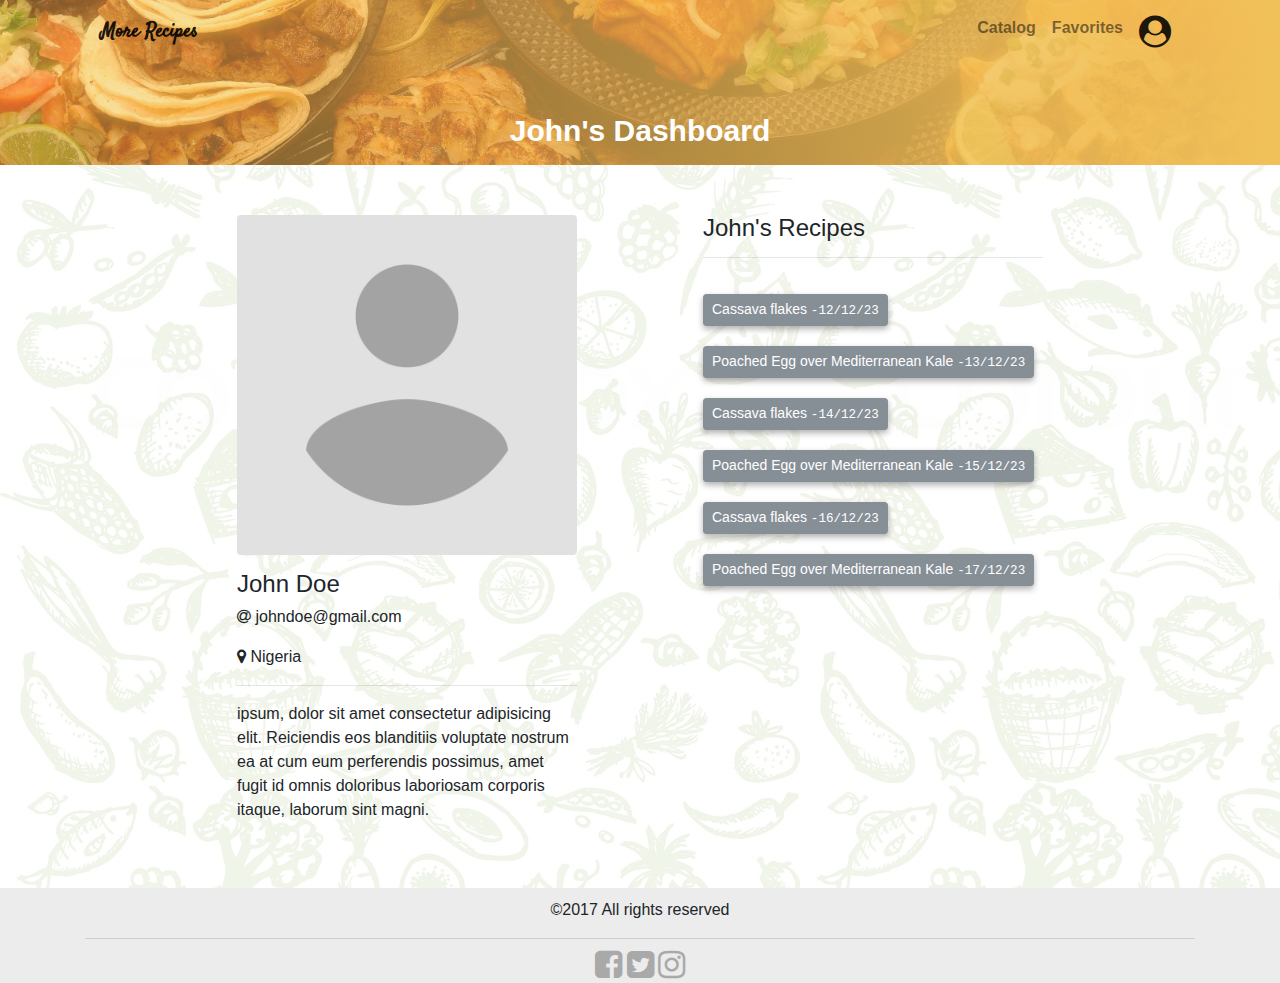
<file: user.html>
<html lang="en">

<head>
  <title>More Recipe</title>
  <meta charset="UTF-8">
  <meta name="viewport" content="width=device-width, initial-scale=1">
  <link href="https://fonts.googleapis.com/css?family=Satisfy" rel="stylesheet">
  <link rel="stylesheet" href="css/bootstrap.css">
  <link rel="stylesheet" href="css/font-awesome.min.css">
  <link href="css/style.css" rel="stylesheet">
</head>

<body>
  <section class="container-fluid ">
    <div class="header">
      <div class="container">
        <nav class="navbar navbar-expand-lg navbar-light bg-transparent">
          <a class="navbar-brand" href="index.html">
                    More Recipes
                  </a>
          <button class="navbar-toggler" type="button" data-toggle="collapse" data-target="#navbarSupportedContent" aria-controls="navbarSupportedContent" aria-expanded="false" aria-label="Toggle navigation">
                    <span class="navbar-toggler-icon"></span>
                  </button>
          <div class="collapse navbar-collapse justify-content-end" id="navbarSupportedContent">
            <ul class="navbar-nav">
              <li class="nav-item">
                <a class="nav-link" href="catalog.html">Catalog</a>
              </li>
              <li class="nav-item">
                <a class="nav-link" href="fav.html">Favorites
                        </a>
              </li>
              <li class="nav-item dropdown active">
                <a class="nav-link " href="#" id="navbarDropdownMenuLink" data-toggle="dropdown" aria-haspopup="true" aria-expanded="false">
                  <i class="fa fa-user-circle fa-2x" aria-hidden="true"></i>
                </a>
                <div class="dropdown-menu" aria-labelledby="navbarDropdownMenuLink">
                  <a class="dropdown-item" href="profile.html">Profile</a>
                  <a class="dropdown-item" href="#">Sign out</a>
                </div>
              </li>
            </ul>
          </div>
        </nav>

      </div>
      <div class="row header-items justify-content-center">
        <div class="col-lg-6 col-sm-10 text-center">
          <h4>John's Dashboard</h4>
        </div>
      </div>
    </div>
  </section>

  <section class="container profile">
    <div class="row justify-content-center">
      <div class="col-lg-4 col-sm-12 mr-5">
        <img src="img/Profile_avatar_placeholder_large.png" alt="foodie" class="img-fluid rounded mb-3">
        <h4>John Doe</h4>
        <p><i class="fa fa-at" aria-hidden="true"></i> johndoe@gmail.com</p>
        <p><i class="fa fa-map-marker" aria-hidden="true"></i> Nigeria</p>
        <hr/>
        <p>ipsum, dolor sit amet consectetur adipisicing elit. Reiciendis eos blanditiis voluptate nostrum ea at cum eum perferendis possimus, amet fugit id omnis doloribus laboriosam corporis itaque, laborum sint magni.</p>
      </div>
      <div class="col-lg-4 col-sm-12 recipe-lists ml-5">
        <h4>John's Recipes </h4>
        <hr>

        <a class="btn btn-secondary btn-sm recipe-title" role="button" href="item_id.html">
                  Cassava flakes <code>-12/12/23</code> 
                  
              </a>
        <a href="item_id.html" class="btn btn-secondary btn-sm recipe-title" role="button">
                  Poached Egg over Mediterranean Kale <code>-13/12/23</code> 
              </a>
        <a class="btn btn-secondary btn-sm recipe-title" role="button" href="item_id.html">
                  Cassava flakes <code>-14/12/23</code> 
              </a>
        <a href="item_id.html" class="btn btn-secondary btn-sm recipe-title" role="button">
                  Poached Egg over Mediterranean Kale <code>-15/12/23</code> 
              </a>
        <a class="btn btn-secondary btn-sm recipe-title" role="button" href="item_id.html">
                  Cassava flakes <code>-16/12/23</code> 
              </a>
        <a href="item_id.html" class="btn btn-secondary btn-sm recipe-title" role="button">
                  Poached Egg over Mediterranean Kale <code>-17/12/23</code> 
              </a>
      </div>
    </div>
    </div>

  </section>

  <footer class="container-fluid">
    <div class="container ">
      <div class="row">
        <div class="col-12 footer-items">
          <p class="text-center copy">&copy;2017 All rights reserved</p>
        </div>
        <div class="col-12 footer-social text-center">
          <a href="#">
            <i class="fa fa-facebook-square fa-2x" aria-hidden="true"></i>
          </a>
          <a href="#">
            <i class="fa fa-twitter-square fa-2x" aria-hidden="true"></i>
          </a>
          <a href="#">
            <i class="fa fa-instagram fa-2x" aria-hidden="true"></i>
          </a>
        </div>
      </div>
    </div>
  </footer>
  <script src="js/jquery-3.2.1.min.js"></script>
  <script src="js/popper.min.js"></script>
  <script src="js/bootstrap.min.js"></script>
  <script src="js/script.js"></script>
</body>

</html>
</file>
<file: css/style.css>
body {
  padding: 0;
  margin: 0;
  background: url('../img/bg.fw.png');
}

section {
  margin-top: 50px;
}

section:last-of-type {
  margin-bottom: 50px;
}

a {
  color: black;
}

.card .custom-bg {
  background: rgb(141, 161, 141);
  color: white;
  text-shadow: 0 1px 1px black;
}

.card-body span {
  padding: 5px;
}

a:hover {
  color: rgb(141, 161, 141);
  text-decoration: none;
}

.container-fluid,
.row {
  margin: 0;
  padding: 0;
}

.nav-link {
  /* padding: 1em !important; */
}

.fixed {
  margin-bottom: 100px;
}

.navbar {
  /* text-shadow: 0 1px 1px rgba(0, 0, 0, 0.315); */
  font-weight: bold;
}

.navbar-brand {
  font-family: 'Satisfy', cursive;
  text-shadow: none;
  font-weight: bolder;
}

.navbar-toggler {
  border: none;
}

.navbar-toggler:focus {
  outline: none;
}

.header {
  margin: 0;
  min-height: auto;
  max-width: 100%;
  color: white;
  background: 
  /* top, transparent red */ 
  linear-gradient(90deg,
    rgba(241, 193, 89, 0.45), 
    rgba(241, 193, 89, 0.5),
    rgba(241, 193, 89, 0.6),
    rgba(241, 193, 89, 0.7),
    rgba(241, 193, 89, 0.8),
    rgba(241, 193, 89, 0.9),
    rgba(241, 193, 89, 1)
  ),
  /* bottom, image */
  url('../img/Food.jpg') no-repeat center center ;
  background-size: cover;
 }
  
.form-items {
  border-radius: 10px;
  background: white;
  padding: 10px;
  box-shadow: 0 3px 6px rgba(0, 0, 0, 0.315);
}

.bg-navbar {
  background: 
  /* top, transparent red */ 
  linear-gradient(90deg,
  rgba(241, 193, 89, 0.45), 
  rgba(241, 193, 89, 0.5),
  rgba(241, 193, 89, 0.6),
  rgba(241, 193, 89, 0.7),
  rgba(241, 193, 89, 0.8),
  rgba(241, 193, 89, 0.9),
  rgba(241, 193, 89, 1)
),
/* bottom, image */
url('../img/Food.jpg') no-repeat center center ;
background-size: cover;
}

.header .header-items {
  margin-top: 50px;
  padding-bottom: 10px;
}

.header h4 {
  font-size: 30px;
  font-weight: bolder;
}

.btn {
  box-shadow: 0 3px 6px rgba(0, 0, 0, 0.315);
  -webkit-transition: 500ms ease-in-out;
  -moz-transition: 500ms ease-in-out;
  transition: 500ms ease-in-out;
}

.btn:hover {
  box-shadow: none;
}

.searchBar {
  margin-top: 50px;
}

input[type="search"] {
  height: 50px;
  width: 100%;
  border: none;
  font-style: italic;
  padding: 20px;
  color: rgb(63, 63, 63);
  text-align: left;
  border-radius: 5px;
  background: rgba(255, 255, 255, 0.39);
  margin-top: 0px;
  -webkit-transition: 400ms ease-in-out;
  -moz-transition: 400ms ease-in-out;
  transition: 400ms ease-in-out;
}

input[type="search"]:hover, input[type="search"]:focus  {
  box-shadow: 0px 15px 10px -10px rgba(0, 0, 0, 0.315);
  background: white;
}

input[type="search"]:focus {
  box-shadow: 0px 15px 10px -10px rgba(0, 0, 0, 0.315);
  outline: none;
}

.title {
  text-transform: uppercase;
  margin: 10px 0;
}

.title h6 {
  font-size: 9px;
  font-weight: bold;
  margin: 0;
  padding: 0;
}

.title .more {
  padding-top: 10px;
  padding-right: 10px;
}

.box {
  height: auto;
  max-width: 200px;
  margin-left: 10px;
  box-sizing: border-box;
  -webkit-transition: 400ms ease-in-out;
  -moz-transition: 400ms ease-in-out;
  transition: 400ms ease-in-out;
}

.box:hover {
  box-shadow: 0px 15px 10px -10px #0e0e0e;
}

.box a,
.title a {
  color: black;
  font-weight: bold;
  -webkit-transition: 400ms ease-in;
  -moz-transition: 400ms ease-in;
  transition: 400ms ease-in;
}

.title a:hover {
  color: rgb(105, 228, 160);
  text-decoration: none;
  padding: 3px;
}

.box a:hover {
  color: rgb(105, 228, 160);
  text-decoration: none;
}

.box img {
  max-height: 400px;
  max-width: 440px;
}

.box p {
  /* background: #b3bead77; */
  font-weight: bold;
  border-bottom: 1px solid darkgray;
}

.box .reactions,
.box a {
  font-size: 9px;
}

.box .reactions span {
  margin-right: 5px;
  /* text-shadow: 0 1px 1px black; */
}

footer {
  background: rgb(236, 236, 236);
}

.footer-items {
  border-bottom: 1px solid rgb(207, 207, 207);
  height: auto;
  margin: 10px 0;
}

.footer-social a {
  text-decoration: none;
  text-align: center;
  color: darkgray;
}

.profile {
  margin-top: 50px;
}

.recipe-title {
  margin-top: 20px;
}


/* .catalog {
    min-height: 450px;
} */

.catalog h6 {
  margin-top: 50px;
}

.card-body {
  position: relative;
}

.card-body .tag {
  position: absolute;
  top: -25px;
  right: 0;
  padding: 5px;
  font-size: 12px;
  border-radius: 15px 0 0 15px;
  background: rgb(141, 161, 141);
  color: white;
  -webkit-transition: 400ms ease-in;
  -moz-transition: 400ms ease-in;
  transition: 400ms ease-in;
  box-shadow: 0 2px 2px #0e0e0e98;
}

.card-body .tag:hover,
.card-body .tag:focus {
  box-shadow: none;
}

.add-new-item {
  background: rgb(240, 237, 237);
  padding: 10px 0;
}

.direction {
  background: rgb(235, 235, 235);
  padding: 10px;
}

.card-columns .card {
  -webkit-transition: 400ms ease-in;
  -moz-transition: 400ms ease-in;
  transition: 400ms ease-in;
}

.card-columns span {
  color: #868e96;
  text-align: center !important;
}


/* .recipe-image {
    max-height: 400px;
} */

#favorite,
#like,
#dislike {
  cursor: pointer;
}

#favorite:hover,
#like:hover,
#dislike:hover{
  text-shadow: 0px 2px 2px #0e0e0e98;
}
.red {
  color: #bd2130;
}

.blue {
  color: #0062cc;
}

.social-icons span {
  font-size: 11px;
}

.discover{
  display: block;
  position: absolute;
  height: 100%;
  width: 100%;
  top: 0;
  padding: 5px;
  color: white;
  background: white;
  z-index: 2000;
}
.description{
  opacity: 0.0000000001;
  position: absolute;
  height: 100%;
  top: 0;
  padding: 5px;
  color: white;
  background: rgba(0, 0, 0, 0.7);
  overflow: hidden;
}


.description:hover{
  /* opacity: 1; */
}

/* .reaction-snippet {
    background: lightgray;
} */

.recipe-item-section{
  background: rgba(255, 255, 255, 1);
  padding: 20px 0; 
  border-radius: 20px;
  box-shadow: 0 6px 10px #0e0e0e3d;
}
.recipe-item-section:last-of-type{
  /* border-top: 1px solid rgb(114, 114, 114); */
}
.card-link{
  position: relative;
  padding: 5px;
}
.card-link em{
  color: white;
  font-style: normal;
  background: rgb(112, 5, 5);
  padding: 1px 5px;
  font-size: 9px;
  border-radius: 20%;
  position: absolute;
  top: 11px;
  left: -7px;
  z-index: 1;
}

#floating-icon {
  display: none; 
  position: fixed; 
  bottom: 20px; 
  right: 30px; 
  z-index: 2000; 
  border: none; 
  outline: none; 
  color: white; 
  cursor: pointer; 
}
#floating-edit {
  display: block; 
  position: fixed; 
  bottom: 80px; 
  right: 30px; 
  z-index: 2000; 
  border: none; 
  outline: none; 
  color: white; 
  cursor: pointer; 
}

#floating-delete {
  display: block; 
  position: fixed; 
  bottom: 20px; 
  right: 30px; 
  z-index: 2000; 
  border: none; 
  outline: none; 
  color: white; 
  cursor: pointer; 
}

.text-shadowed{
  text-shadow: 0 2px 2px black;
}
@media screen and (max-width: 990px) {
  #catalog {
    margin-top: 150px;
  }
  .catalog h4 {
    font-size: 14px;
  }
}

@media screen and (max-width: 1300px) and (min-width: 990px) {
  .col-lg-9 {
    -ms-flex: 0 0 66.666667%;
    flex: 0 0 66.666667%;
    max-width: 66.666667%;
  }
}
</file>
